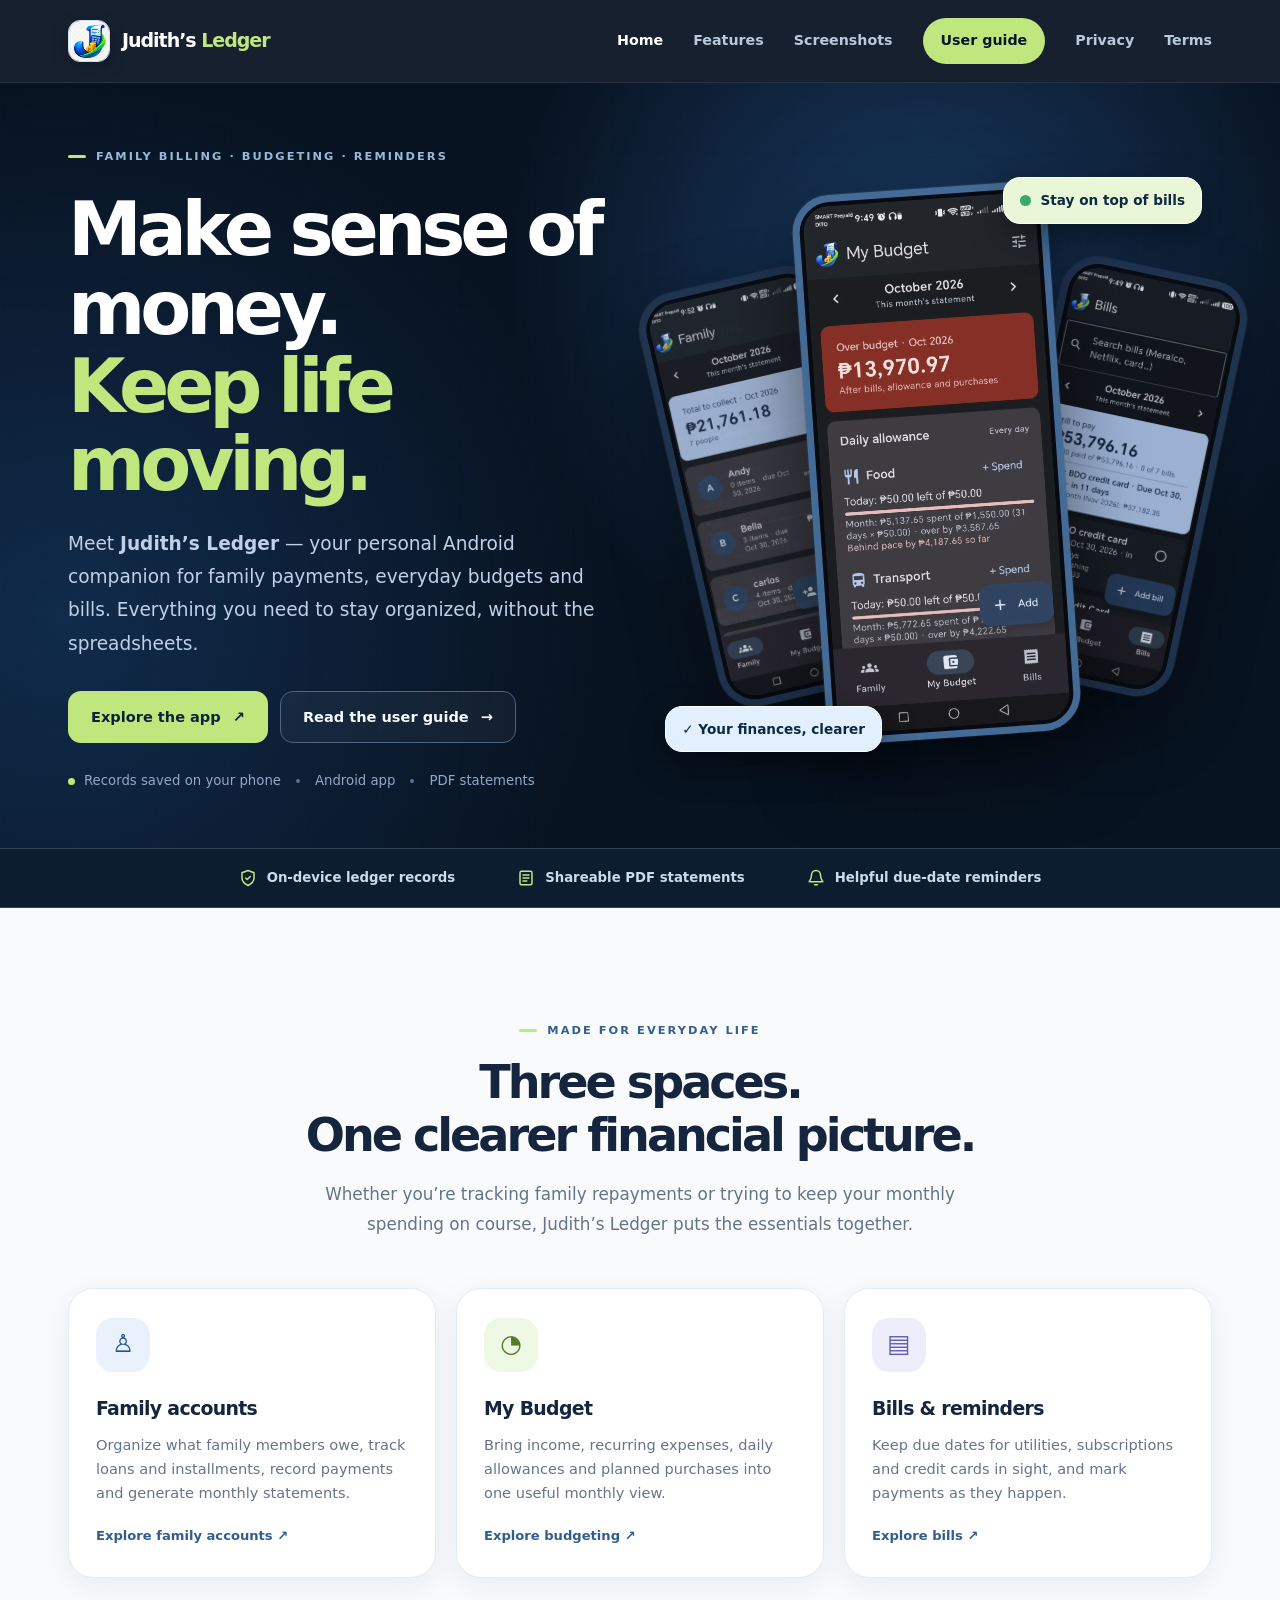
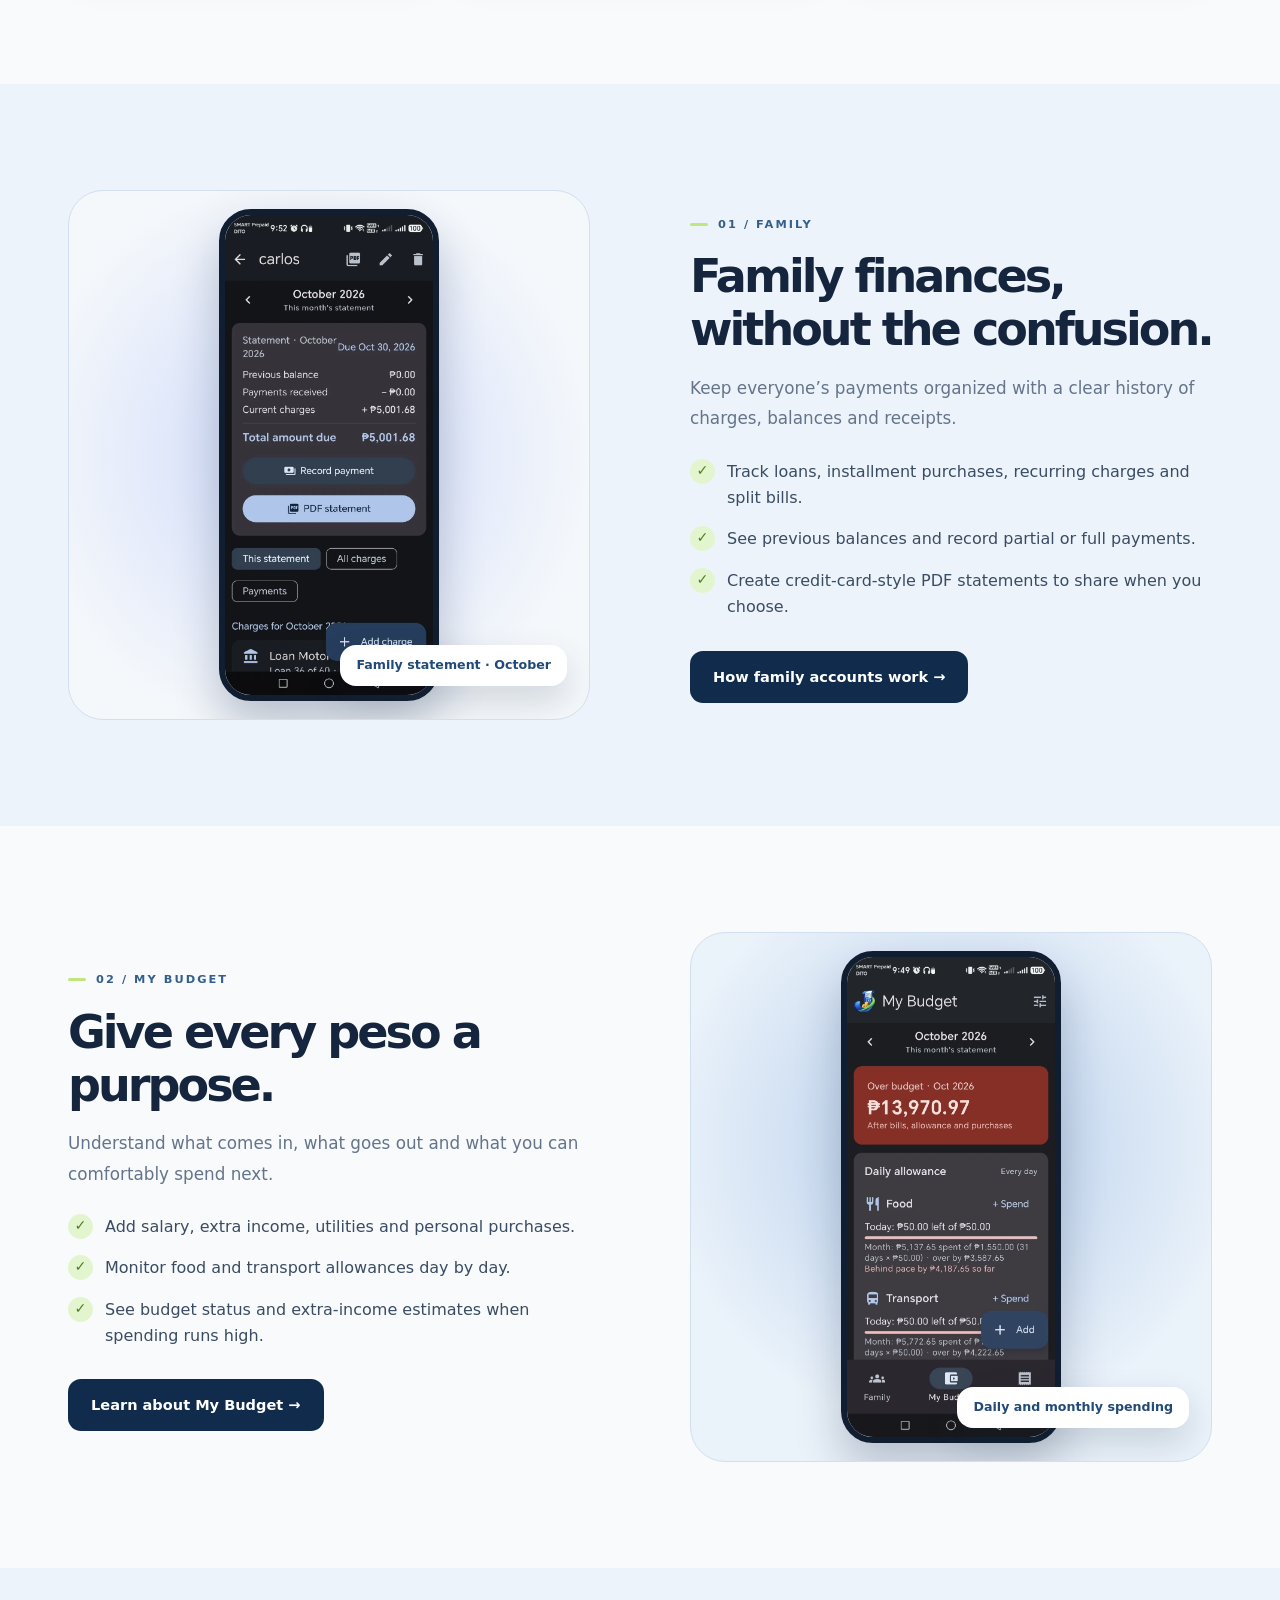
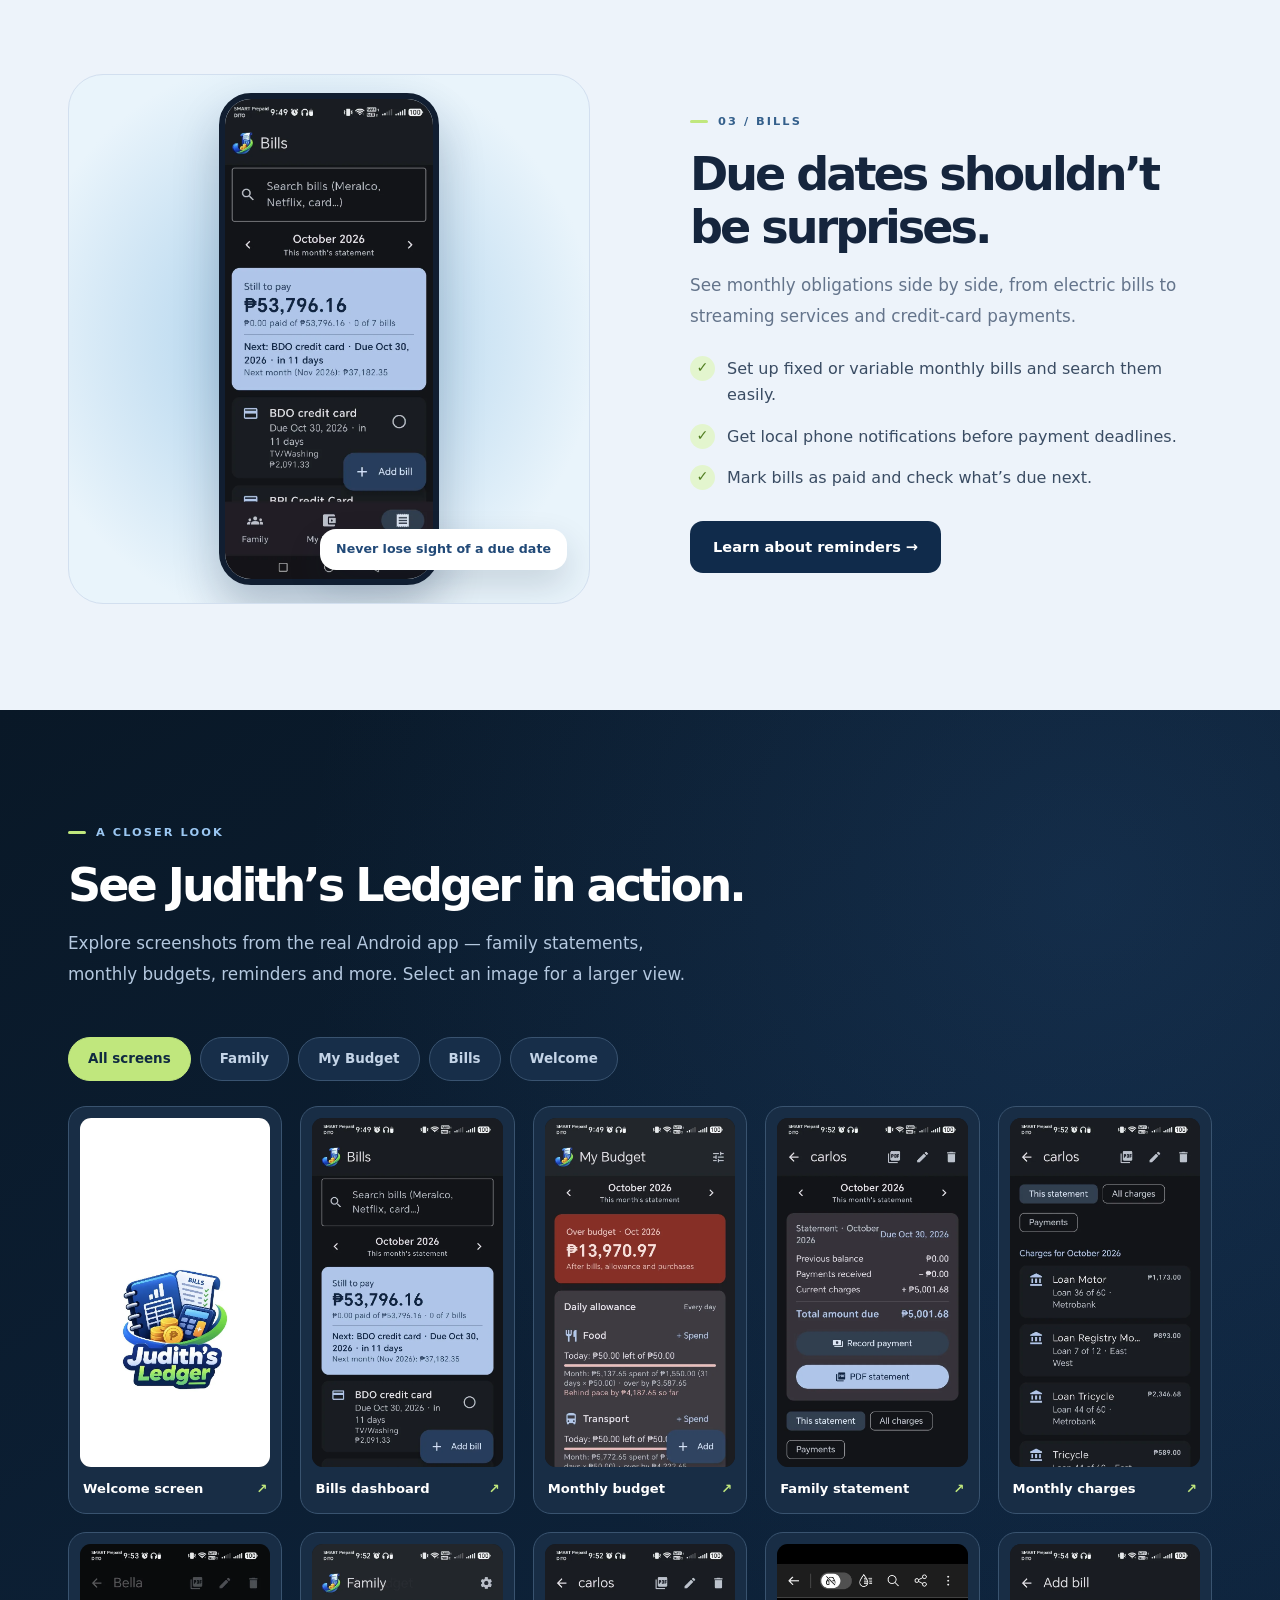
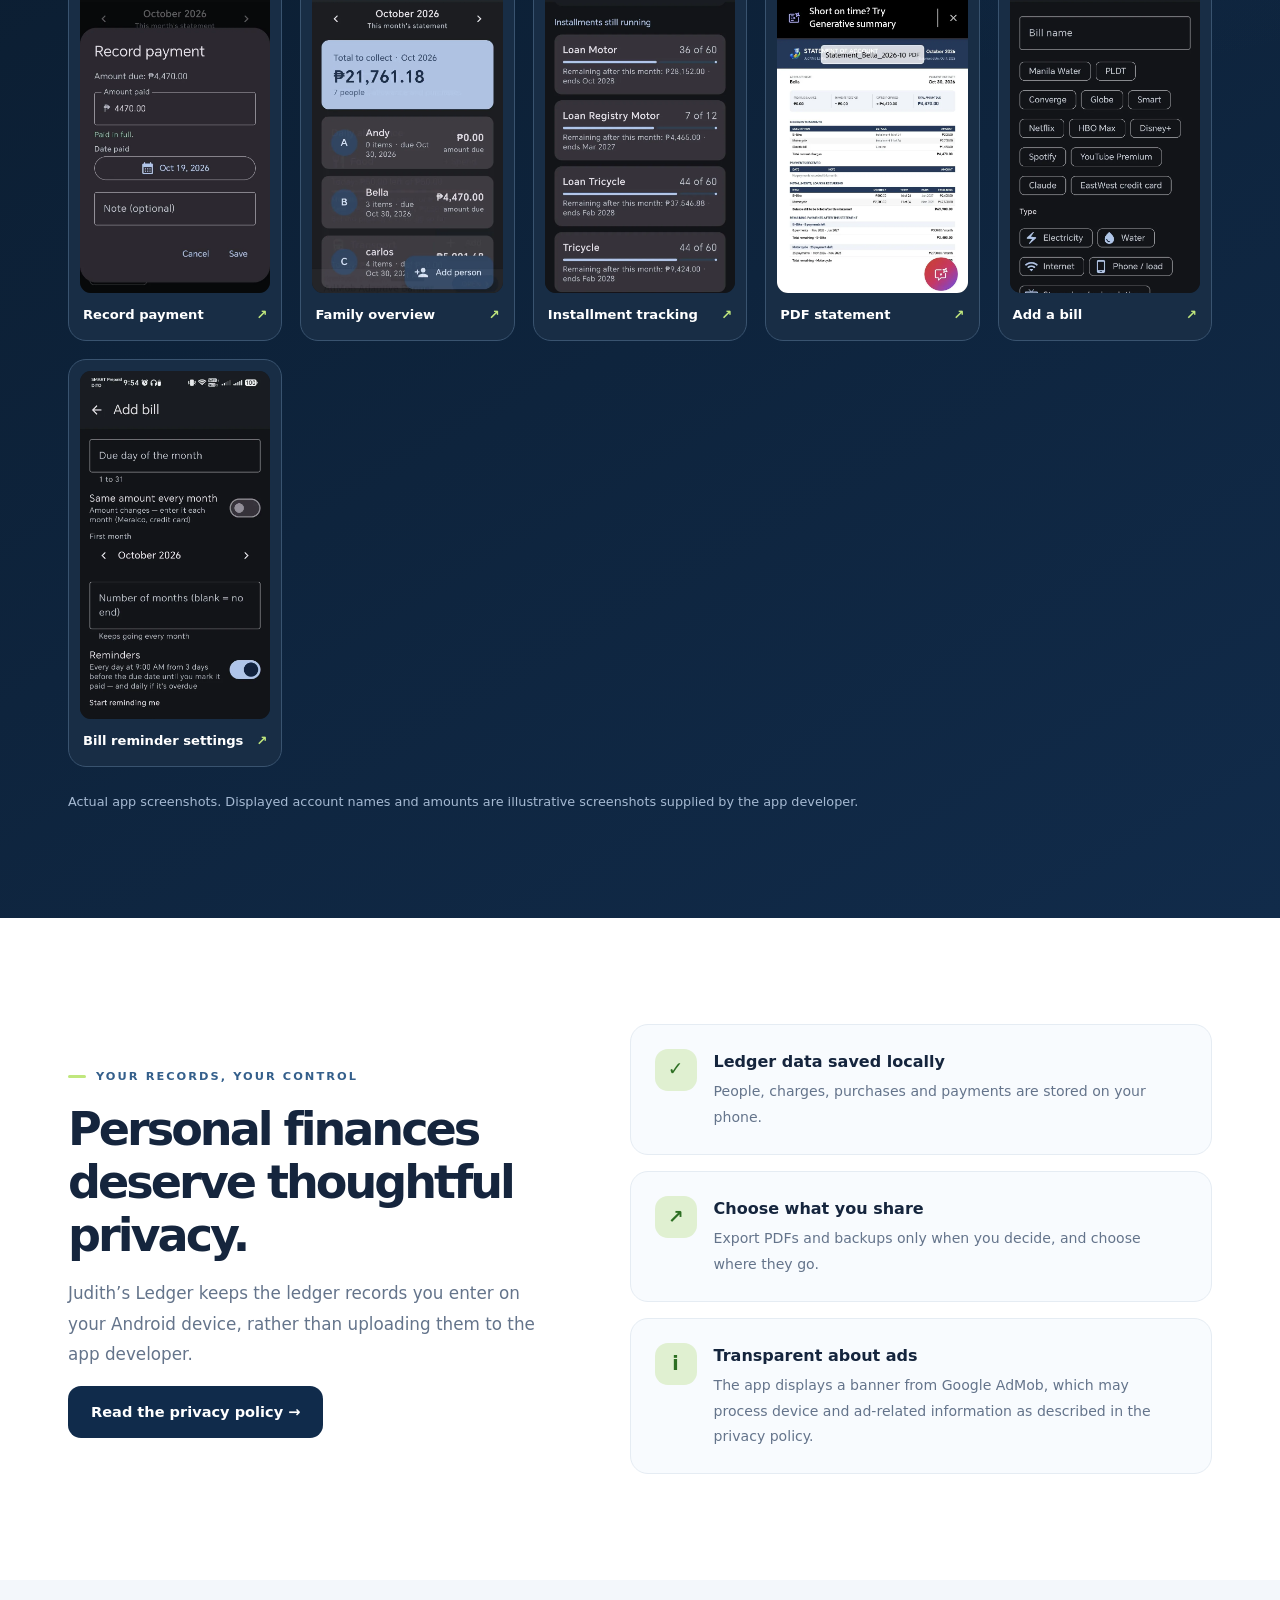
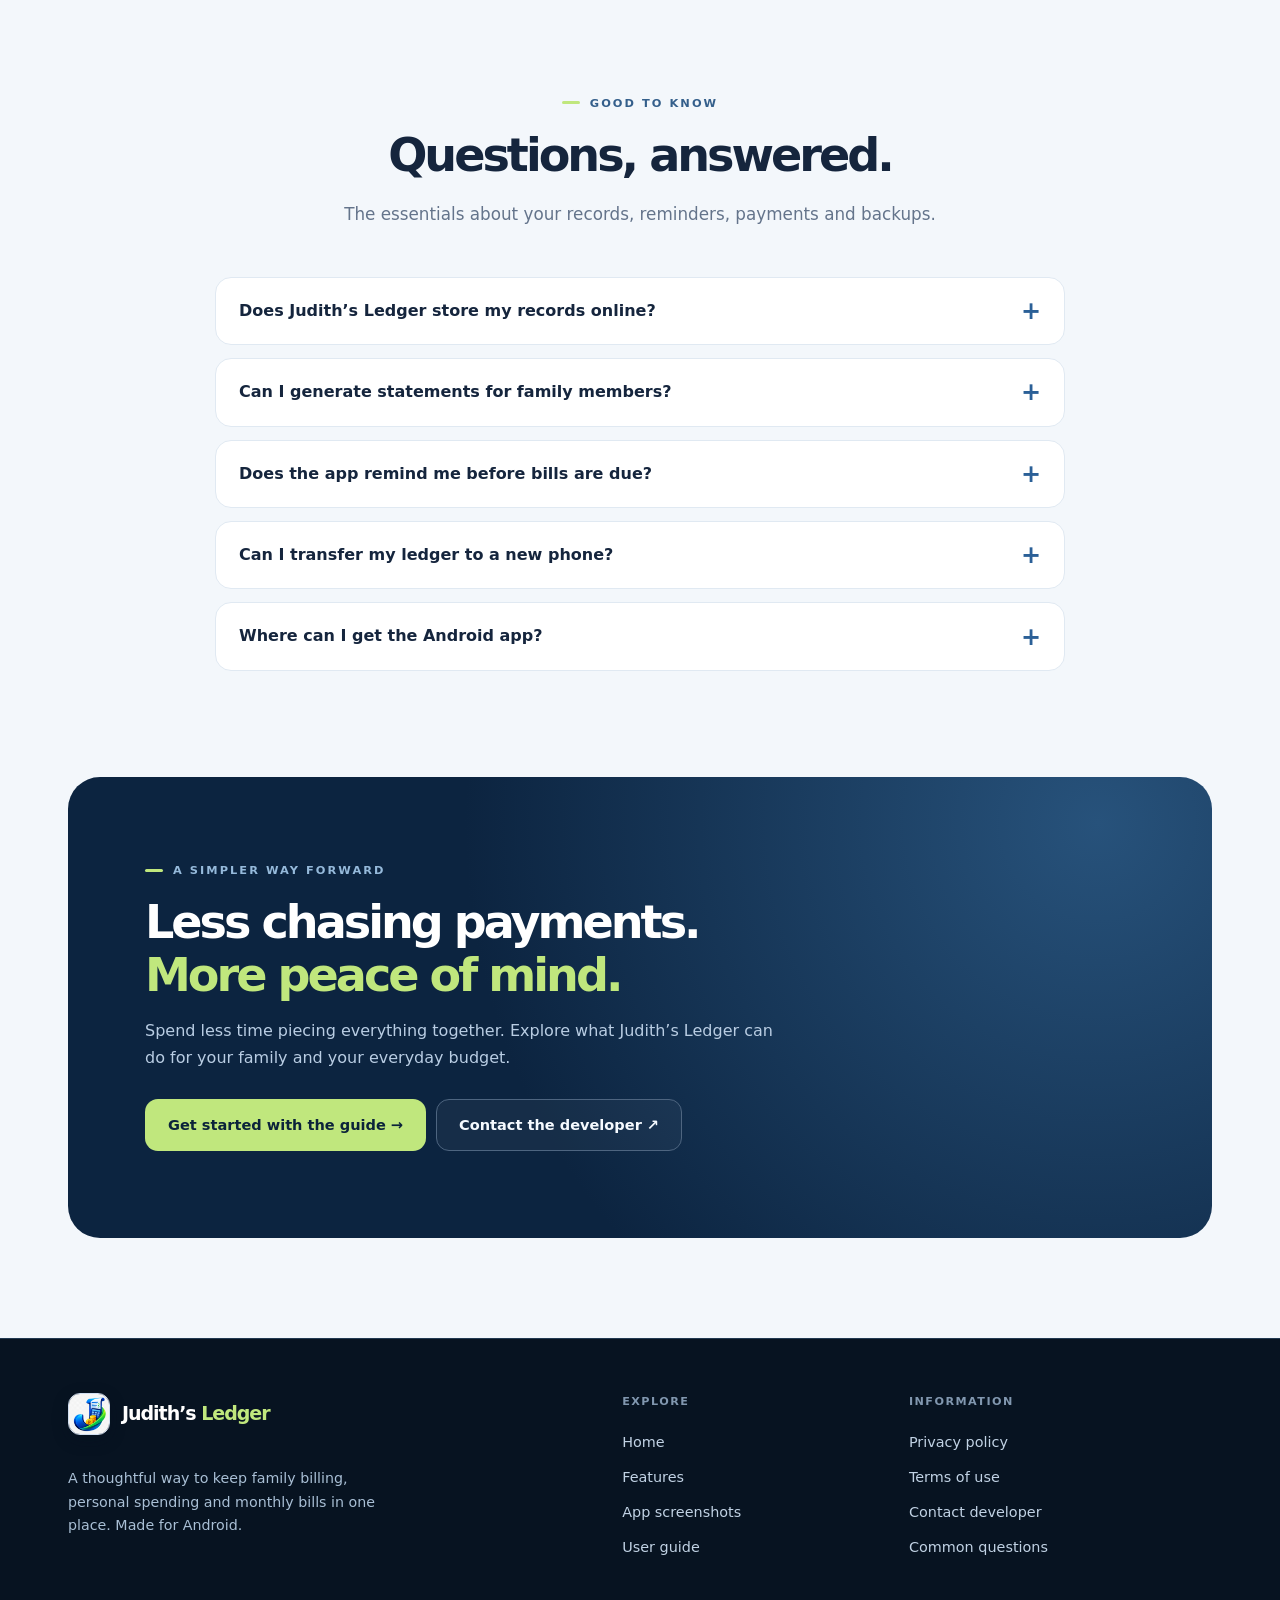
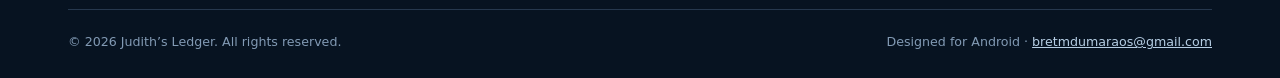
<file: index.html>
<!doctype html><html lang="en"><head><meta charset="utf-8"><meta name="viewport" content="width=device-width, initial-scale=1"><meta name="theme-color" content="#081321"><meta name="description" content="Organize family payments, budget smarter and never lose track of a bill. Explore Judith’s Ledger for Android."><meta property="og:type" content="website"><meta property="og:title" content="Judith’s Ledger | Family Bills, Budget &amp; Payment Reminders"><meta property="og:description" content="Organize family payments, budget smarter and never lose track of a bill. Explore Judith’s Ledger for Android."><meta property="og:image" content="assets/social-preview.jpg"><meta name="twitter:card" content="summary_large_image"><title>Judith’s Ledger | Family Bills, Budget &amp; Payment Reminders</title><link rel="icon" type="image/png" href="assets/favicon.png"><link rel="stylesheet" href="assets/styles.css"><script defer src="assets/site.js"></script></head><body><a class="skip-link" href="#main">Skip to main content</a>
<header class="site-header"><div class="container header-inner">
<a href="index.html" class="brand" aria-label="Judith’s Ledger homepage"><img class="brand-logo" src="assets/judiths-ledger-logo.webp" alt="" width="42" height="42"><span>Judith’s <span>Ledger</span></span></a>
<button class="menu-toggle" aria-controls="main-nav" aria-expanded="false" aria-label="Toggle navigation">☰</button>
<nav id="main-nav" class="site-nav" aria-label="Main navigation"><a href="index.html" aria-current="page">Home</a><a href="index.html#features">Features</a><a href="index.html#screenshots">Screenshots</a><a href="user-guide.html" class="nav-cta">User guide</a><a href="privacy.html">Privacy</a><a href="terms.html">Terms</a></nav></div></header><main id="main">
<section class="hero" aria-labelledby="hero-title"><div class="container hero-grid"><div class="hero-copy"><div class="eyebrow">Family billing · Budgeting · Reminders</div><h1 id="hero-title">Make sense of money.<br><em>Keep life moving.</em></h1><p class="hero-lead">Meet <strong>Judith’s Ledger</strong> — your personal Android companion for family payments, everyday budgets and bills. Everything you need to stay organized, without the spreadsheets.</p><div class="hero-actions"><a class="btn btn-primary" href="#screenshots">Explore the app <span aria-hidden="true">↗</span></a><a class="btn btn-outline" href="user-guide.html">Read the user guide <span aria-hidden="true">→</span></a></div><div class="hero-note"><span class="note-dot"></span> Records saved on your phone <span class="note-divider"></span> Android app <span class="note-divider"></span> PDF statements</div></div>
<div class="phone-stage" aria-label="Previews of Judith’s Ledger Android screens"><div class="orb" aria-hidden="true"></div><div class="phone phone-left"><img src="assets/family-overview.webp" alt="Family payment overview" fetchpriority="high"></div><div class="phone phone-main"><img src="assets/my-budget.webp" alt="Monthly budgeting screen" fetchpriority="high"></div><div class="phone phone-right"><img src="assets/bills-dashboard.webp" alt="Monthly bills dashboard" fetchpriority="high"></div><div class="float-chip one"><span class="pill-dot"></span> Stay on top of bills</div><div class="float-chip two">✓ Your finances, clearer</div></div></div></section>
<section class="trust-strip" aria-label="App highlights"><div class="container trust-inner"><span><svg viewBox="0 0 24 24"><path d="M12 22s8-4 8-10V5l-8-3-8 3v7c0 6 8 10 8 10Z"/><path d="m9 12 2 2 4-4"/></svg> On-device ledger records</span><span><svg viewBox="0 0 24 24"><rect x="4" y="3" width="16" height="18" rx="2"/><path d="M8 8h8M8 12h8M8 16h5"/></svg> Shareable PDF statements</span><span><svg viewBox="0 0 24 24"><path d="M18 8a6 6 0 0 0-12 0c0 7-3 7-3 9h18c0-2-3-2-3-9ZM10 21h4"/></svg> Helpful due-date reminders</span></div></section>
<section class="section" id="features"><div class="container"><div class="section-head center"><div class="eyebrow">Made for everyday life</div><h2>Three spaces.<br>One clearer financial picture.</h2><p>Whether you’re tracking family repayments or trying to keep your monthly spending on course, Judith’s Ledger puts the essentials together.</p></div><div class="feature-grid">
<article class="feature-card"><div class="feature-icon" aria-hidden="true">♙</div><h3>Family accounts</h3><p>Organize what family members owe, track loans and installments, record payments and generate monthly statements.</p><a class="mini-link" href="#family">Explore family accounts ↗</a></article>
<article class="feature-card"><div class="feature-icon" aria-hidden="true">◔</div><h3>My Budget</h3><p>Bring income, recurring expenses, daily allowances and planned purchases into one useful monthly view.</p><a class="mini-link" href="#budget">Explore budgeting ↗</a></article>
<article class="feature-card"><div class="feature-icon" aria-hidden="true">▤</div><h3>Bills & reminders</h3><p>Keep due dates for utilities, subscriptions and credit cards in sight, and mark payments as they happen.</p><a class="mini-link" href="#bills">Explore bills ↗</a></article>
</div></div></section>
<section class="section band" id="family"><div class="container spotlight"><div class="spotlight-visual family-img"><img src="assets/family-statement.webp" alt="Judith’s Ledger monthly family statement" loading="lazy"><div class="visual-stamp">Family statement · October</div></div><div class="spotlight-copy"><div class="eyebrow">01 / Family</div><h2>Family finances, without the confusion.</h2><p>Keep everyone’s payments organized with a clear history of charges, balances and receipts.</p><ul><li>Track loans, installment purchases, recurring charges and split bills.</li><li>See previous balances and record partial or full payments.</li><li>Create credit-card-style PDF statements to share when you choose.</li></ul><a class="btn btn-dark" href="user-guide.html">How family accounts work →</a></div></div></section>
<section class="section" id="budget"><div class="container spotlight reverse"><div class="spotlight-visual"><img src="assets/my-budget.webp" alt="Judith’s Ledger personal budget and allowance screen" loading="lazy"><div class="visual-stamp">Daily and monthly spending</div></div><div class="spotlight-copy"><div class="eyebrow">02 / My Budget</div><h2>Give every peso a purpose.</h2><p>Understand what comes in, what goes out and what you can comfortably spend next.</p><ul><li>Add salary, extra income, utilities and personal purchases.</li><li>Monitor food and transport allowances day by day.</li><li>See budget status and extra-income estimates when spending runs high.</li></ul><a class="btn btn-dark" href="user-guide.html">Learn about My Budget →</a></div></div></section>
<section class="section band" id="bills"><div class="container spotlight"><div class="spotlight-visual bills-img"><img src="assets/bills-dashboard.webp" alt="Judith’s Ledger bill tracker and upcoming bill list" loading="lazy"><div class="visual-stamp">Never lose sight of a due date</div></div><div class="spotlight-copy"><div class="eyebrow">03 / Bills</div><h2>Due dates shouldn’t be surprises.</h2><p>See monthly obligations side by side, from electric bills to streaming services and credit-card payments.</p><ul><li>Set up fixed or variable monthly bills and search them easily.</li><li>Get local phone notifications before payment deadlines.</li><li>Mark bills as paid and check what’s due next.</li></ul><a class="btn btn-dark" href="user-guide.html">Learn about reminders →</a></div></div></section>
<section class="section gallery-wrap" id="screenshots"><div class="container"><div class="section-head"><div class="eyebrow">A closer look</div><h2>See Judith’s Ledger in action.</h2><p>Explore screenshots from the real Android app — family statements, monthly budgets, reminders and more. Select an image for a larger view.</p></div><div class="gallery-controls" role="group" aria-label="Filter app screenshots"><button class="filter-btn" aria-pressed="true" data-filter="all">All screens</button><button class="filter-btn" aria-pressed="false" data-filter="family">Family</button><button class="filter-btn" aria-pressed="false" data-filter="budget">My Budget</button><button class="filter-btn" aria-pressed="false" data-filter="bills">Bills</button><button class="filter-btn" aria-pressed="false" data-filter="overview">Welcome</button></div><div class="gallery-grid"><button type="button" class="gallery-card" data-category="overview" data-full="assets/welcome.webp" data-title="Welcome screen" aria-label="Enlarge screenshot: Welcome screen"><img src="assets/welcome.webp" alt="Judith’s Ledger Android app — Welcome screen" loading="lazy" decoding="async"><span class="gallery-title"><span>Welcome screen</span><span class="gallery-arrow" aria-hidden="true">↗</span></span></button><button type="button" class="gallery-card" data-category="bills" data-full="assets/bills-dashboard.webp" data-title="Bills dashboard" aria-label="Enlarge screenshot: Bills dashboard"><img src="assets/bills-dashboard.webp" alt="Judith’s Ledger Android app — Bills dashboard" loading="lazy" decoding="async"><span class="gallery-title"><span>Bills dashboard</span><span class="gallery-arrow" aria-hidden="true">↗</span></span></button><button type="button" class="gallery-card" data-category="budget" data-full="assets/my-budget.webp" data-title="Monthly budget" aria-label="Enlarge screenshot: Monthly budget"><img src="assets/my-budget.webp" alt="Judith’s Ledger Android app — Monthly budget" loading="lazy" decoding="async"><span class="gallery-title"><span>Monthly budget</span><span class="gallery-arrow" aria-hidden="true">↗</span></span></button><button type="button" class="gallery-card" data-category="family" data-full="assets/family-statement.webp" data-title="Family statement" aria-label="Enlarge screenshot: Family statement"><img src="assets/family-statement.webp" alt="Judith’s Ledger Android app — Family statement" loading="lazy" decoding="async"><span class="gallery-title"><span>Family statement</span><span class="gallery-arrow" aria-hidden="true">↗</span></span></button><button type="button" class="gallery-card" data-category="family" data-full="assets/monthly-charges.webp" data-title="Monthly charges" aria-label="Enlarge screenshot: Monthly charges"><img src="assets/monthly-charges.webp" alt="Judith’s Ledger Android app — Monthly charges" loading="lazy" decoding="async"><span class="gallery-title"><span>Monthly charges</span><span class="gallery-arrow" aria-hidden="true">↗</span></span></button><button type="button" class="gallery-card" data-category="family" data-full="assets/record-payment.webp" data-title="Record payment" aria-label="Enlarge screenshot: Record payment"><img src="assets/record-payment.webp" alt="Judith’s Ledger Android app — Record payment" loading="lazy" decoding="async"><span class="gallery-title"><span>Record payment</span><span class="gallery-arrow" aria-hidden="true">↗</span></span></button><button type="button" class="gallery-card" data-category="family" data-full="assets/family-overview.webp" data-title="Family overview" aria-label="Enlarge screenshot: Family overview"><img src="assets/family-overview.webp" alt="Judith’s Ledger Android app — Family overview" loading="lazy" decoding="async"><span class="gallery-title"><span>Family overview</span><span class="gallery-arrow" aria-hidden="true">↗</span></span></button><button type="button" class="gallery-card" data-category="family" data-full="assets/installments.webp" data-title="Installment tracking" aria-label="Enlarge screenshot: Installment tracking"><img src="assets/installments.webp" alt="Judith’s Ledger Android app — Installment tracking" loading="lazy" decoding="async"><span class="gallery-title"><span>Installment tracking</span><span class="gallery-arrow" aria-hidden="true">↗</span></span></button><button type="button" class="gallery-card" data-category="family" data-full="assets/pdf-statement.webp" data-title="PDF statement" aria-label="Enlarge screenshot: PDF statement"><img src="assets/pdf-statement.webp" alt="Judith’s Ledger Android app — PDF statement" loading="lazy" decoding="async"><span class="gallery-title"><span>PDF statement</span><span class="gallery-arrow" aria-hidden="true">↗</span></span></button><button type="button" class="gallery-card" data-category="bills" data-full="assets/add-bill.webp" data-title="Add a bill" aria-label="Enlarge screenshot: Add a bill"><img src="assets/add-bill.webp" alt="Judith’s Ledger Android app — Add a bill" loading="lazy" decoding="async"><span class="gallery-title"><span>Add a bill</span><span class="gallery-arrow" aria-hidden="true">↗</span></span></button><button type="button" class="gallery-card" data-category="bills" data-full="assets/bill-reminders.webp" data-title="Bill reminder settings" aria-label="Enlarge screenshot: Bill reminder settings"><img src="assets/bill-reminders.webp" alt="Judith’s Ledger Android app — Bill reminder settings" loading="lazy" decoding="async"><span class="gallery-title"><span>Bill reminder settings</span><span class="gallery-arrow" aria-hidden="true">↗</span></span></button></div><p class="gallery-small">Actual app screenshots. Displayed account names and amounts are illustrative screenshots supplied by the app developer.</p></div></section>
<section class="section privacy-section" id="privacy"><div class="container privacy-inner"><div><div class="eyebrow">Your records, your control</div><h2>Personal finances deserve thoughtful privacy.</h2><p>Judith’s Ledger keeps the ledger records you enter on your Android device, rather than uploading them to the app developer.</p><a class="btn btn-dark" href="privacy.html">Read the privacy policy →</a></div><div class="privacy-checks"><article class="privacy-check"><div class="check-icon">✓</div><div><h3>Ledger data saved locally</h3><p>People, charges, purchases and payments are stored on your phone.</p></div></article><article class="privacy-check"><div class="check-icon">↗</div><div><h3>Choose what you share</h3><p>Export PDFs and backups only when you decide, and choose where they go.</p></div></article><article class="privacy-check"><div class="check-icon">i</div><div><h3>Transparent about ads</h3><p>The app displays a banner from Google AdMob, which may process device and ad-related information as described in the privacy policy.</p></div></article></div></div></section>
<section class="section faq-section" id="faq"><div class="container"><div class="section-head center"><div class="eyebrow">Good to know</div><h2>Questions, answered.</h2><p>The essentials about your records, reminders, payments and backups.</p></div><div class="faqs"><details class="faq"><summary>Does Judith’s Ledger store my records online?</summary><p>No. The family, budgeting and bill information you enter is stored on your device. If you create a backup or PDF and choose to save it somewhere else, that exported file goes to the location you selected. Google AdMob separately processes ad-related device information.</p></details><details class="faq"><summary>Can I generate statements for family members?</summary><p>Yes. Open a family account and use the PDF icon to create a monthly statement, including charges, payments and balances. You can share the exported file using an app of your choice.</p></details><details class="faq"><summary>Does the app remind me before bills are due?</summary><p>Yes. When notifications are allowed, it can remind you before payment deadlines. The schedule depends on your settings and your phone’s notification and battery restrictions.</p></details><details class="faq"><summary>Can I transfer my ledger to a new phone?</summary><p>Yes. Create a backup file in the app’s Settings, store it safely, then restore it on your new phone. Restoring replaces existing records in the app, so check your backup first.</p></details><details class="faq"><summary>Where can I get the Android app?</summary><p>The supplied app information describes Google Play availability. An official store URL has not yet been added to this website. You can explore the screenshots and user guide in the meantime.</p></details></div></div></section>
<section class="cta-section"><div class="container"><div class="cta-panel"><div class="eyebrow">A simpler way forward</div><h2>Less chasing payments.<br><em>More peace of mind.</em></h2><p>Spend less time piecing everything together. Explore what Judith’s Ledger can do for your family and your everyday budget.</p><a class="btn btn-primary" href="user-guide.html">Get started with the guide →</a><a class="btn btn-outline" href="mailto:bretmdumaraos@gmail.com">Contact the developer ↗</a></div></div></section>
<dialog id="photo-lightbox" class="lightbox" aria-label="Enlarged app screenshot"><div class="lightbox-top"><span class="lightbox-caption">App screenshot</span><div class="lightbox-nav"><button type="button" data-prev aria-label="Previous screenshot">‹</button><button type="button" data-next aria-label="Next screenshot">›</button><button type="button" data-close aria-label="Close image">✕</button></div></div><img alt="Selected app screenshot" src="assets/bills-dashboard.webp"></dialog>
</main><footer class="site-footer"><div class="container"><div class="footer-grid">
<div><a href="index.html" class="brand"><img class="brand-logo" src="assets/judiths-ledger-logo.webp" alt="" width="42" height="42"><span>Judith’s <span>Ledger</span></span></a><p class="footer-about">A thoughtful way to keep family billing, personal spending and monthly bills in one place. Made for Android.</p></div>
<div><div class="footer-label">Explore</div><div class="footer-links"><a href="index.html">Home</a><a href="index.html#features">Features</a><a href="index.html#screenshots">App screenshots</a><a href="user-guide.html">User guide</a></div></div>
<div><div class="footer-label">Information</div><div class="footer-links"><a href="privacy.html">Privacy policy</a><a href="terms.html">Terms of use</a><a href="mailto:bretmdumaraos@gmail.com">Contact developer</a><a href="index.html#faq">Common questions</a></div></div>
</div><div class="footer-bottom"><span>© 2026 Judith’s Ledger. All rights reserved.</span><span>Designed for Android · <a href="mailto:bretmdumaraos@gmail.com">bretmdumaraos@gmail.com</a></span></div></div></footer></body></html>
</file>
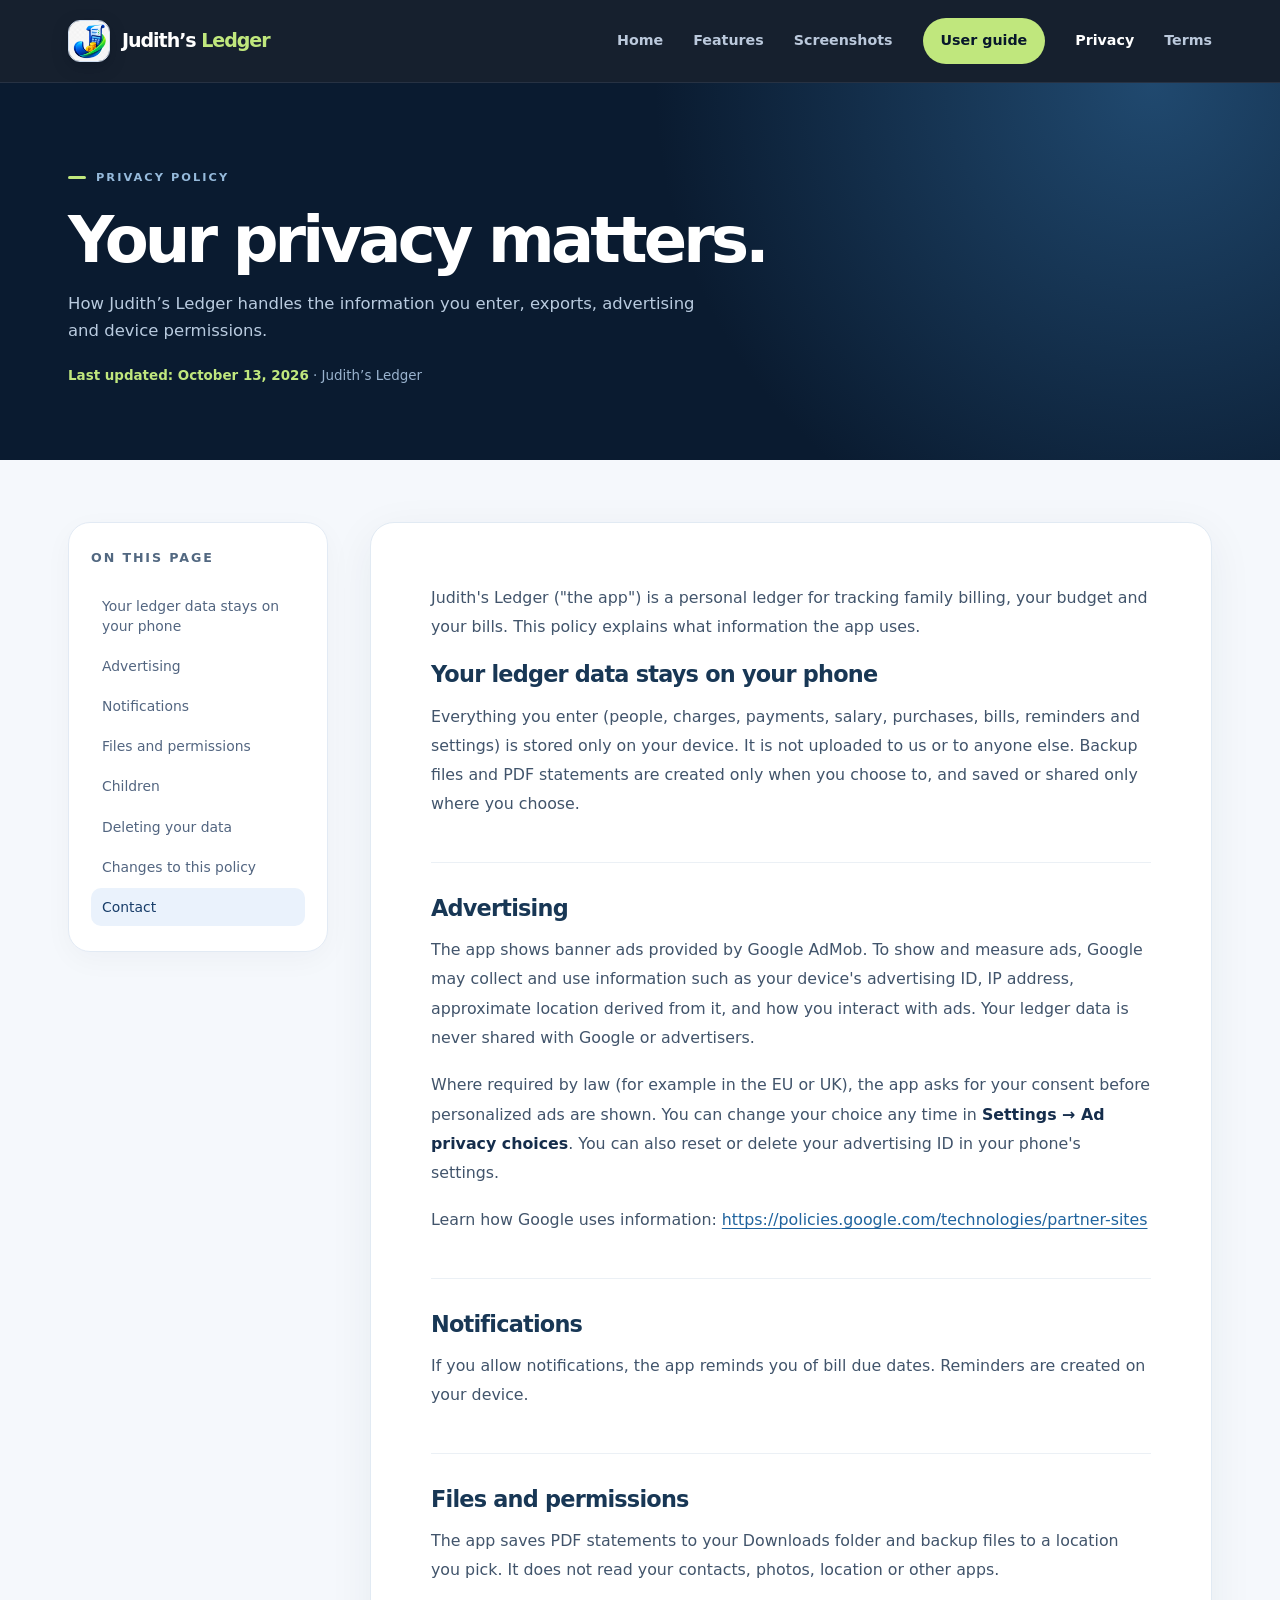
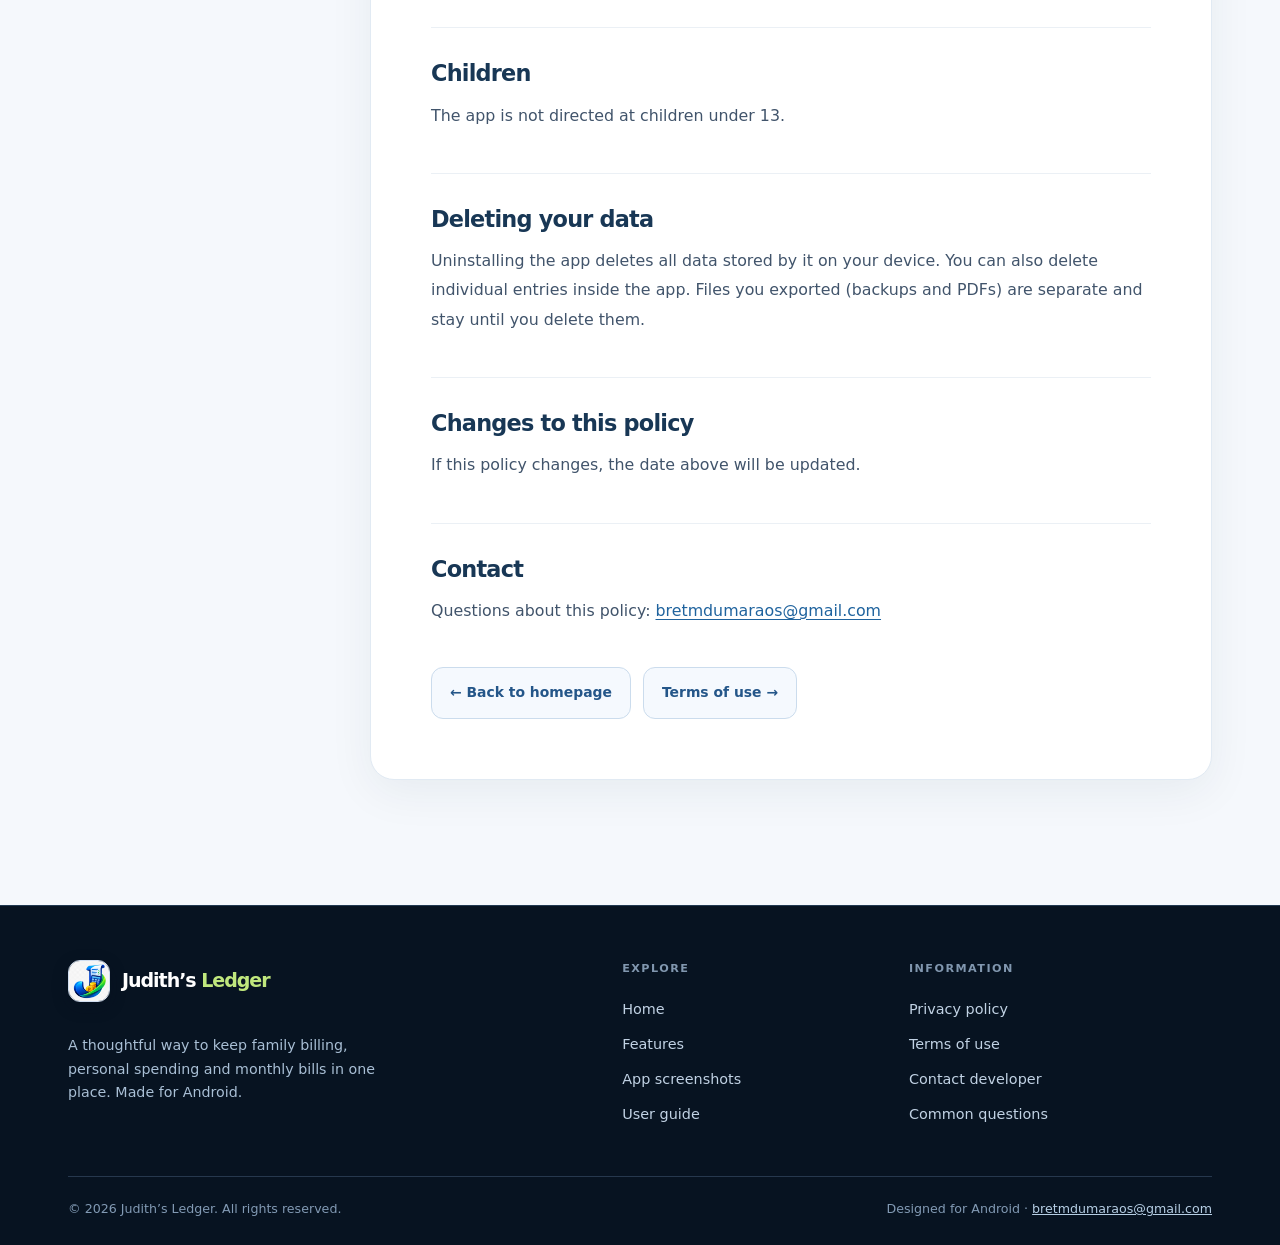
<file: privacy.html>
<!doctype html><html lang="en"><head><meta charset="utf-8"><meta name="viewport" content="width=device-width, initial-scale=1"><meta name="theme-color" content="#081321"><meta name="description" content="How Judith’s Ledger handles the information you enter, exports, advertising and device permissions."><meta property="og:type" content="website"><meta property="og:title" content="Privacy Policy | Judith’s Ledger"><meta property="og:description" content="How Judith’s Ledger handles the information you enter, exports, advertising and device permissions."><meta property="og:image" content="assets/social-preview.jpg"><meta name="twitter:card" content="summary_large_image"><title>Privacy Policy | Judith’s Ledger</title><link rel="icon" type="image/png" href="assets/favicon.png"><link rel="stylesheet" href="assets/styles.css"><script defer src="assets/site.js"></script></head><body><a class="skip-link" href="#main">Skip to main content</a>
<header class="site-header"><div class="container header-inner">
<a href="index.html" class="brand" aria-label="Judith’s Ledger homepage"><img class="brand-logo" src="assets/judiths-ledger-logo.webp" alt="" width="42" height="42"><span>Judith’s <span>Ledger</span></span></a>
<button class="menu-toggle" aria-controls="main-nav" aria-expanded="false" aria-label="Toggle navigation">☰</button>
<nav id="main-nav" class="site-nav" aria-label="Main navigation"><a href="index.html">Home</a><a href="index.html#features">Features</a><a href="index.html#screenshots">Screenshots</a><a href="user-guide.html" class="nav-cta">User guide</a><a href="privacy.html" aria-current="page">Privacy</a><a href="terms.html">Terms</a></nav></div></header><main id="main"><section class="page-head"><div class="container"><div class="eyebrow">Privacy policy</div><h1>Your privacy matters.</h1><p>How Judith’s Ledger handles the information you enter, exports, advertising and device permissions.</p><div class="page-meta"><strong>Last updated: October 13, 2026</strong> · Judith’s Ledger</div></div></section><section class="document-section"><div class="container document-layout"><aside class="toc-box" aria-label="On this page"><h2>On this page</h2><nav class="toc-links"><a href="#section-1">Your ledger data stays on your phone</a><a href="#section-2">Advertising</a><a href="#section-3">Notifications</a><a href="#section-4">Files and permissions</a><a href="#section-5">Children</a><a href="#section-6">Deleting your data</a><a href="#section-7">Changes to this policy</a><a href="#section-8">Contact</a></nav></aside><article class="document-body">


<p>Judith's Ledger ("the app") is a personal ledger for tracking family billing, your budget and your bills. This policy explains what information the app uses.</p>
<h2 id="section-1">Your ledger data stays on your phone</h2>
<p>Everything you enter (people, charges, payments, salary, purchases, bills, reminders and settings) is stored only on your device. It is not uploaded to us or to anyone else. Backup files and PDF statements are created only when you choose to, and saved or shared only where you choose.</p>
<h2 id="section-2">Advertising</h2>
<p>The app shows banner ads provided by Google AdMob. To show and measure ads, Google may collect and use information such as your device's advertising ID, IP address, approximate location derived from it, and how you interact with ads. Your ledger data is never shared with Google or advertisers.</p>
<p>Where required by law (for example in the EU or UK), the app asks for your consent before personalized ads are shown. You can change your choice any time in <strong>Settings → Ad privacy choices</strong>. You can also reset or delete your advertising ID in your phone's settings.</p>
<p>Learn how Google uses information: <a href="https://policies.google.com/technologies/partner-sites">https://policies.google.com/technologies/partner-sites</a></p>
<h2 id="section-3">Notifications</h2>
<p>If you allow notifications, the app reminds you of bill due dates. Reminders are created on your device.</p>
<h2 id="section-4">Files and permissions</h2>
<p>The app saves PDF statements to your Downloads folder and backup files to a location you pick. It does not read your contacts, photos, location or other apps.</p>
<h2 id="section-5">Children</h2>
<p>The app is not directed at children under 13.</p>
<h2 id="section-6">Deleting your data</h2>
<p>Uninstalling the app deletes all data stored by it on your device. You can also delete individual entries inside the app. Files you exported (backups and PDFs) are separate and stay until you delete them.</p>
<h2 id="section-7">Changes to this policy</h2>
<p>If this policy changes, the date above will be updated.</p>
<h2 id="section-8">Contact</h2>
<p>Questions about this policy: <a href="mailto:bretmdumaraos@gmail.com">bretmdumaraos@gmail.com</a></p>
<div class="page-links"><a href="index.html">← Back to homepage</a><a href="terms.html">Terms of use →</a></div></article></div></section></main><footer class="site-footer"><div class="container"><div class="footer-grid">
<div><a href="index.html" class="brand"><img class="brand-logo" src="assets/judiths-ledger-logo.webp" alt="" width="42" height="42"><span>Judith’s <span>Ledger</span></span></a><p class="footer-about">A thoughtful way to keep family billing, personal spending and monthly bills in one place. Made for Android.</p></div>
<div><div class="footer-label">Explore</div><div class="footer-links"><a href="index.html">Home</a><a href="index.html#features">Features</a><a href="index.html#screenshots">App screenshots</a><a href="user-guide.html">User guide</a></div></div>
<div><div class="footer-label">Information</div><div class="footer-links"><a href="privacy.html">Privacy policy</a><a href="terms.html">Terms of use</a><a href="mailto:bretmdumaraos@gmail.com">Contact developer</a><a href="index.html#faq">Common questions</a></div></div>
</div><div class="footer-bottom"><span>© 2026 Judith’s Ledger. All rights reserved.</span><span>Designed for Android · <a href="mailto:bretmdumaraos@gmail.com">bretmdumaraos@gmail.com</a></span></div></div></footer></body></html>
</file>
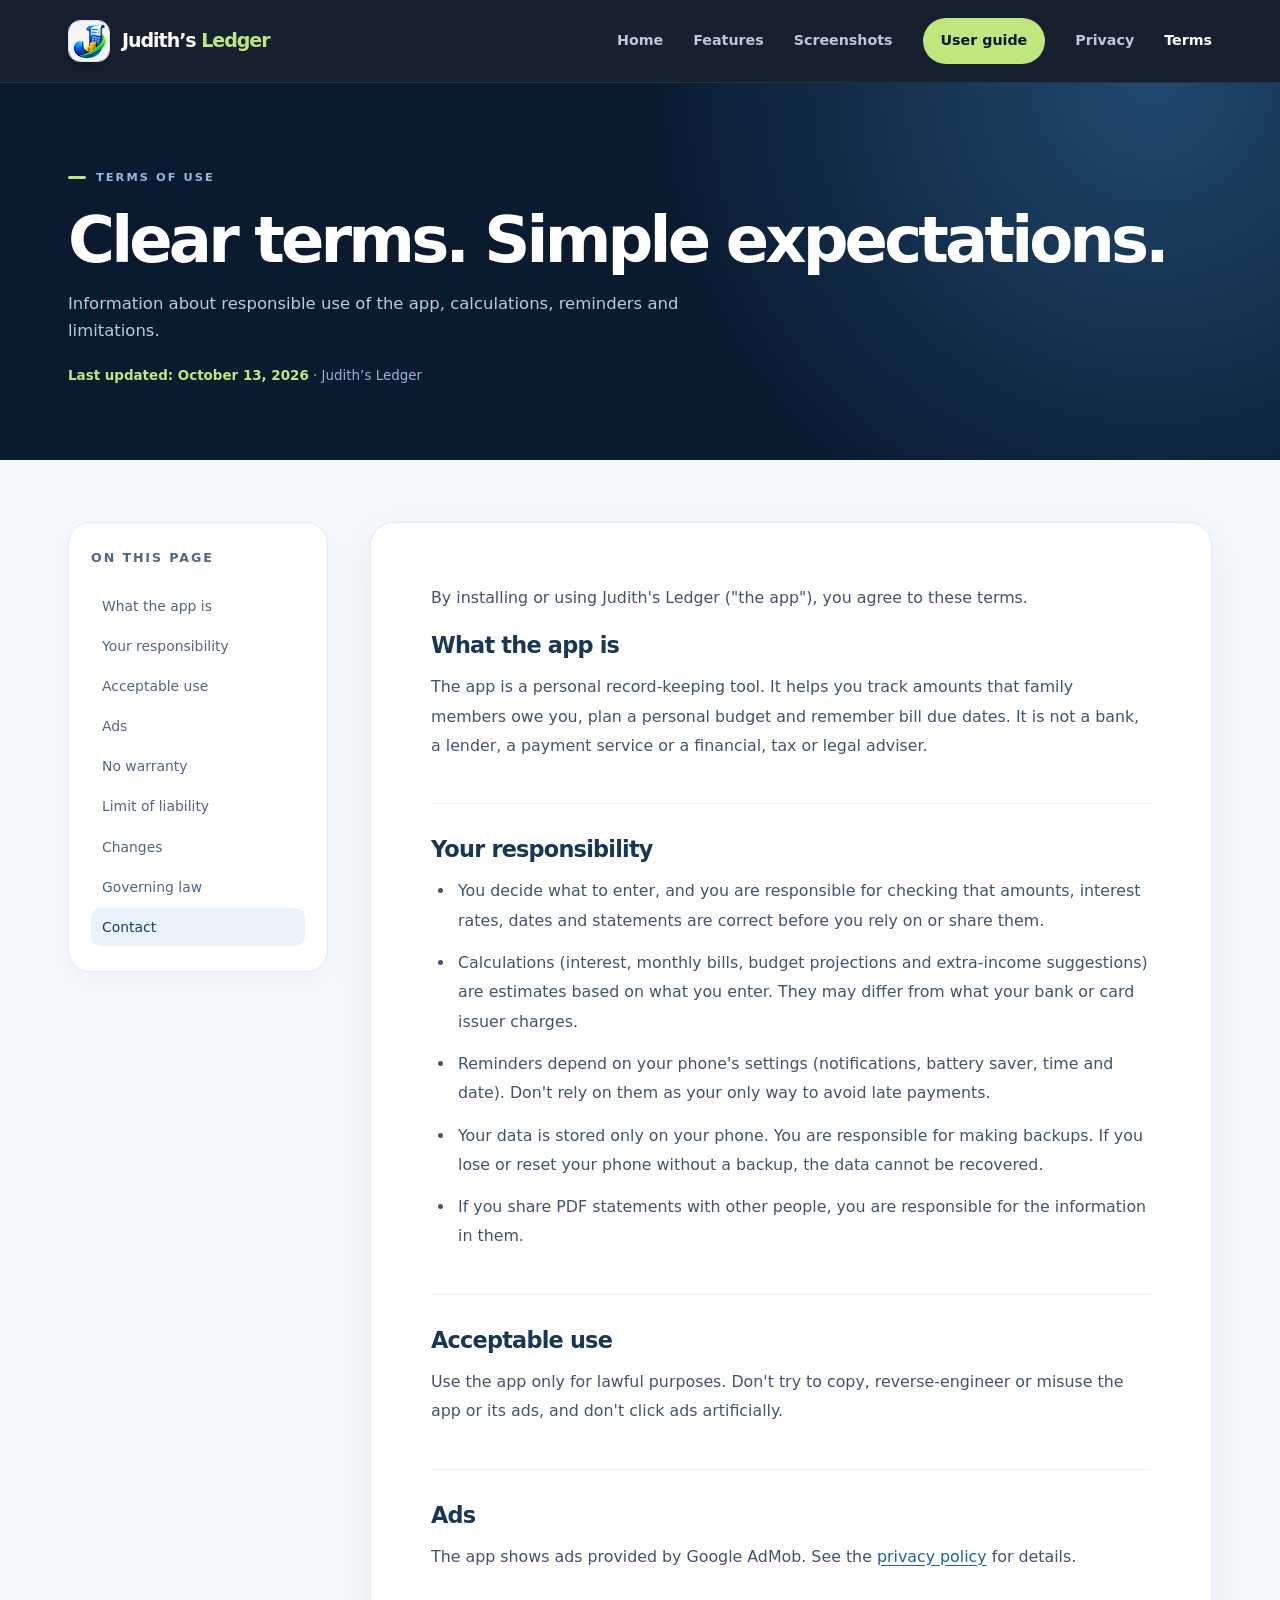
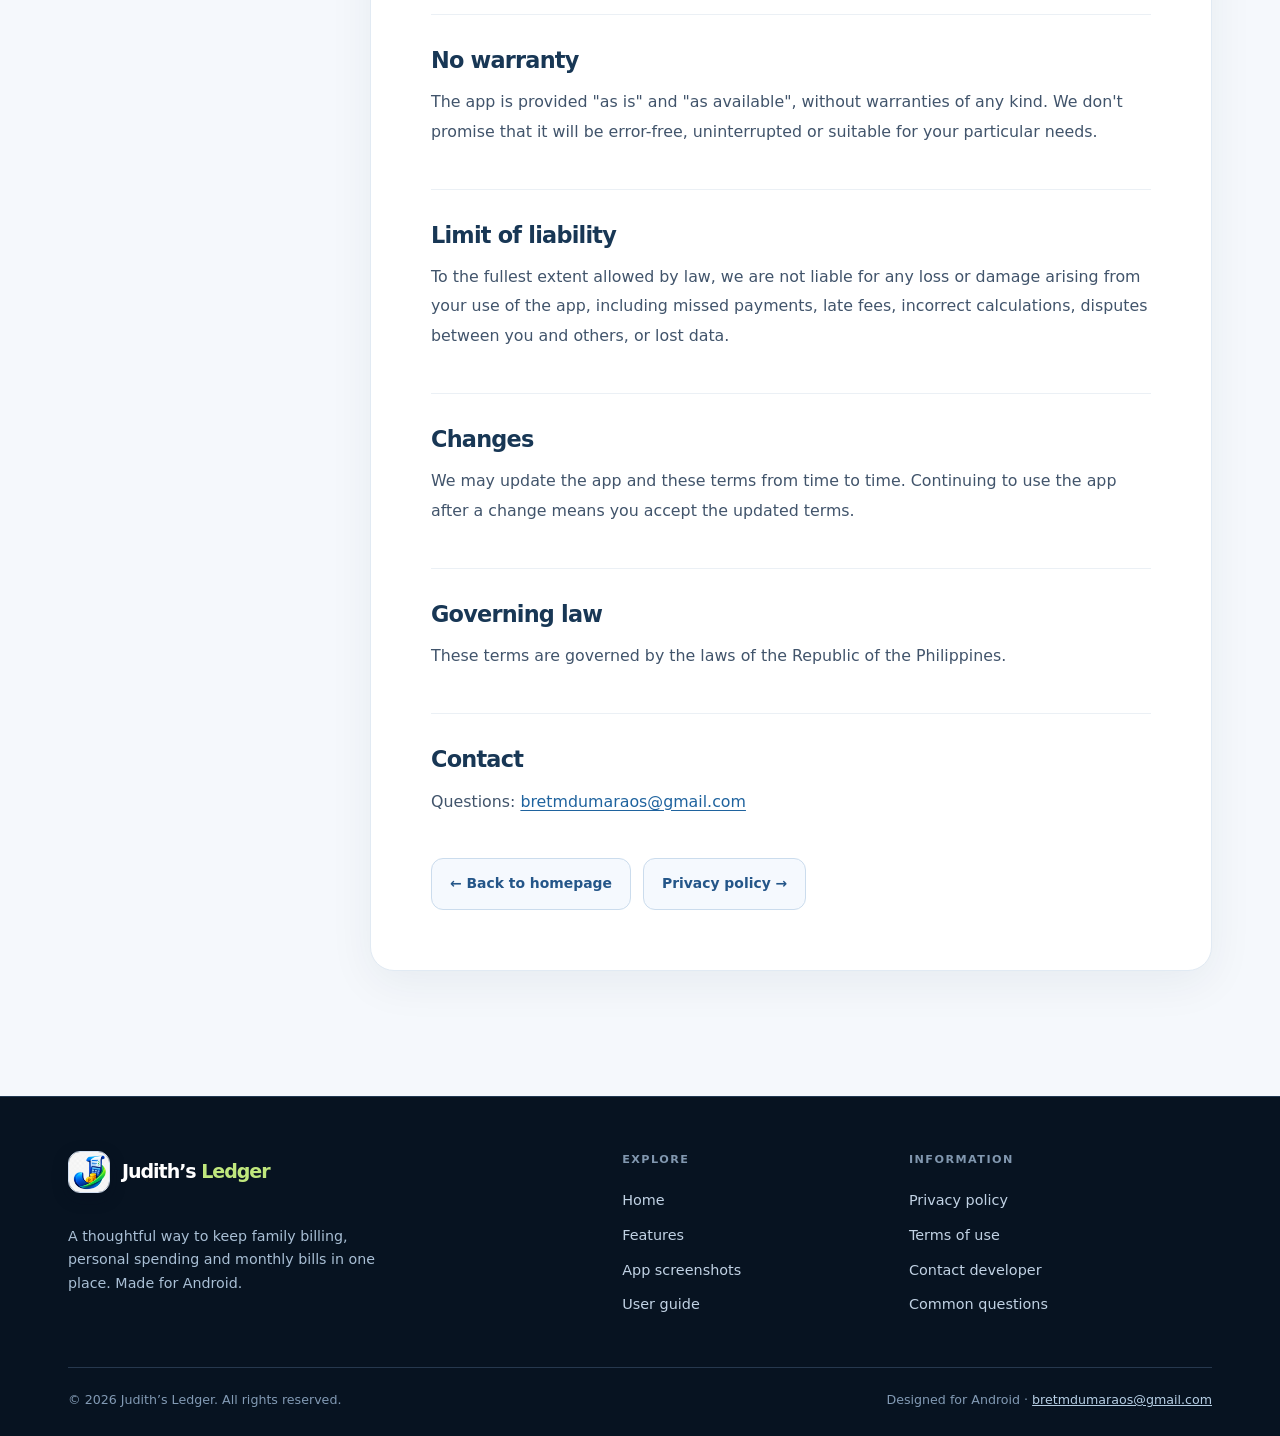
<file: terms.html>
<!doctype html><html lang="en"><head><meta charset="utf-8"><meta name="viewport" content="width=device-width, initial-scale=1"><meta name="theme-color" content="#081321"><meta name="description" content="Information about responsible use of the app, calculations, reminders and limitations."><meta property="og:type" content="website"><meta property="og:title" content="Terms of Use | Judith’s Ledger"><meta property="og:description" content="Information about responsible use of the app, calculations, reminders and limitations."><meta property="og:image" content="assets/social-preview.jpg"><meta name="twitter:card" content="summary_large_image"><title>Terms of Use | Judith’s Ledger</title><link rel="icon" type="image/png" href="assets/favicon.png"><link rel="stylesheet" href="assets/styles.css"><script defer src="assets/site.js"></script></head><body><a class="skip-link" href="#main">Skip to main content</a>
<header class="site-header"><div class="container header-inner">
<a href="index.html" class="brand" aria-label="Judith’s Ledger homepage"><img class="brand-logo" src="assets/judiths-ledger-logo.webp" alt="" width="42" height="42"><span>Judith’s <span>Ledger</span></span></a>
<button class="menu-toggle" aria-controls="main-nav" aria-expanded="false" aria-label="Toggle navigation">☰</button>
<nav id="main-nav" class="site-nav" aria-label="Main navigation"><a href="index.html">Home</a><a href="index.html#features">Features</a><a href="index.html#screenshots">Screenshots</a><a href="user-guide.html" class="nav-cta">User guide</a><a href="privacy.html">Privacy</a><a href="terms.html" aria-current="page">Terms</a></nav></div></header><main id="main"><section class="page-head"><div class="container"><div class="eyebrow">Terms of use</div><h1>Clear terms. Simple expectations.</h1><p>Information about responsible use of the app, calculations, reminders and limitations.</p><div class="page-meta"><strong>Last updated: October 13, 2026</strong> · Judith’s Ledger</div></div></section><section class="document-section"><div class="container document-layout"><aside class="toc-box" aria-label="On this page"><h2>On this page</h2><nav class="toc-links"><a href="#section-1">What the app is</a><a href="#section-2">Your responsibility</a><a href="#section-3">Acceptable use</a><a href="#section-4">Ads</a><a href="#section-5">No warranty</a><a href="#section-6">Limit of liability</a><a href="#section-7">Changes</a><a href="#section-8">Governing law</a><a href="#section-9">Contact</a></nav></aside><article class="document-body">


<p>By installing or using Judith's Ledger ("the app"), you agree to these terms.</p>
<h2 id="section-1">What the app is</h2>
<p>The app is a personal record-keeping tool. It helps you track amounts that family members owe you, plan a personal budget and remember bill due dates. It is not a bank, a lender, a payment service or a financial, tax or legal adviser.</p>
<h2 id="section-2">Your responsibility</h2>
<ul>
<li>You decide what to enter, and you are responsible for checking that amounts, interest rates, dates and statements are correct before you rely on or share them.</li>
<li>Calculations (interest, monthly bills, budget projections and extra-income suggestions) are estimates based on what you enter. They may differ from what your bank or card issuer charges.</li>
<li>Reminders depend on your phone's settings (notifications, battery saver, time and date). Don't rely on them as your only way to avoid late payments.</li>
<li>Your data is stored only on your phone. You are responsible for making backups. If you lose or reset your phone without a backup, the data cannot be recovered.</li>
<li>If you share PDF statements with other people, you are responsible for the information in them.</li>
</ul>
<h2 id="section-3">Acceptable use</h2>
<p>Use the app only for lawful purposes. Don't try to copy, reverse-engineer or misuse the app or its ads, and don't click ads artificially.</p>
<h2 id="section-4">Ads</h2>
<p>The app shows ads provided by Google AdMob. See the <a href="privacy.html">privacy policy</a> for details.</p>
<h2 id="section-5">No warranty</h2>
<p>The app is provided "as is" and "as available", without warranties of any kind. We don't promise that it will be error-free, uninterrupted or suitable for your particular needs.</p>
<h2 id="section-6">Limit of liability</h2>
<p>To the fullest extent allowed by law, we are not liable for any loss or damage arising from your use of the app, including missed payments, late fees, incorrect calculations, disputes between you and others, or lost data.</p>
<h2 id="section-7">Changes</h2>
<p>We may update the app and these terms from time to time. Continuing to use the app after a change means you accept the updated terms.</p>
<h2 id="section-8">Governing law</h2>
<p>These terms are governed by the laws of the Republic of the Philippines.</p>
<h2 id="section-9">Contact</h2>
<p>Questions: <a href="mailto:bretmdumaraos@gmail.com">bretmdumaraos@gmail.com</a></p>
<div class="page-links"><a href="index.html">← Back to homepage</a><a href="privacy.html">Privacy policy →</a></div></article></div></section></main><footer class="site-footer"><div class="container"><div class="footer-grid">
<div><a href="index.html" class="brand"><img class="brand-logo" src="assets/judiths-ledger-logo.webp" alt="" width="42" height="42"><span>Judith’s <span>Ledger</span></span></a><p class="footer-about">A thoughtful way to keep family billing, personal spending and monthly bills in one place. Made for Android.</p></div>
<div><div class="footer-label">Explore</div><div class="footer-links"><a href="index.html">Home</a><a href="index.html#features">Features</a><a href="index.html#screenshots">App screenshots</a><a href="user-guide.html">User guide</a></div></div>
<div><div class="footer-label">Information</div><div class="footer-links"><a href="privacy.html">Privacy policy</a><a href="terms.html">Terms of use</a><a href="mailto:bretmdumaraos@gmail.com">Contact developer</a><a href="index.html#faq">Common questions</a></div></div>
</div><div class="footer-bottom"><span>© 2026 Judith’s Ledger. All rights reserved.</span><span>Designed for Android · <a href="mailto:bretmdumaraos@gmail.com">bretmdumaraos@gmail.com</a></span></div></div></footer></body></html>
</file>
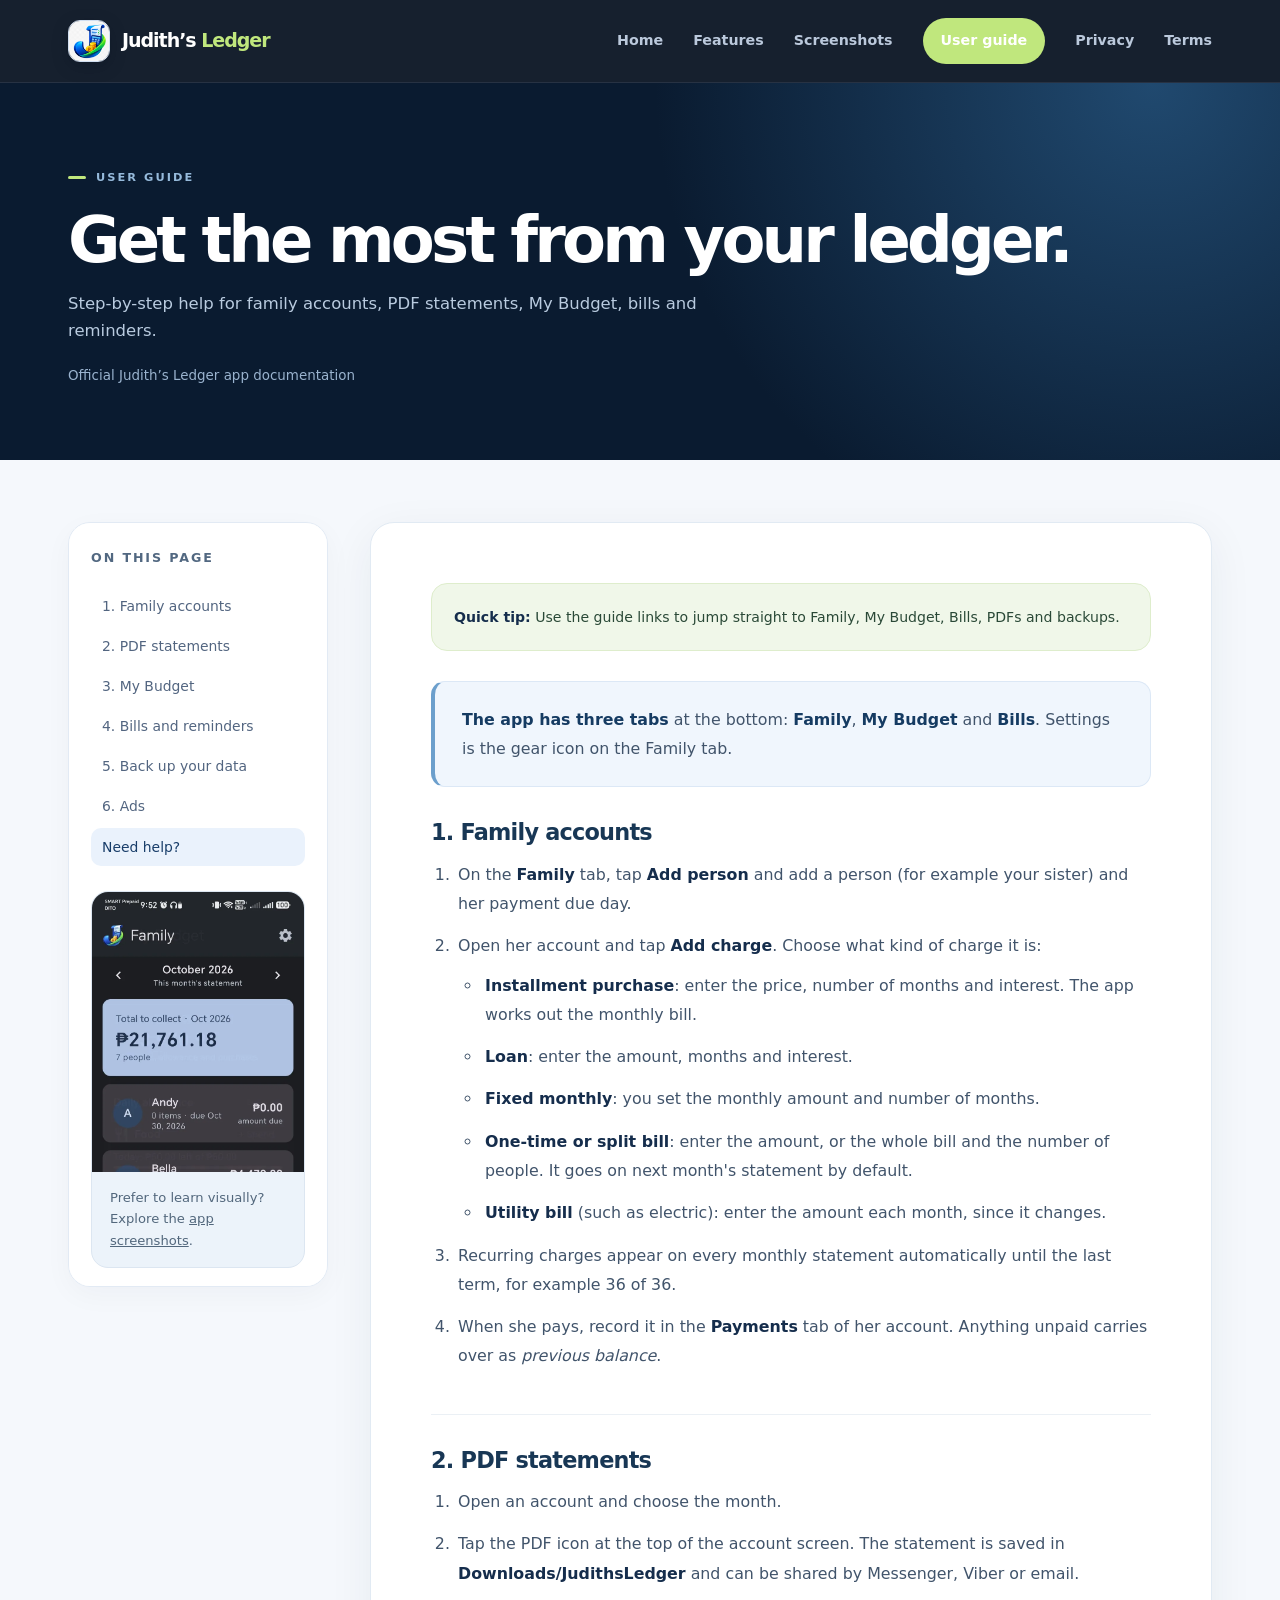
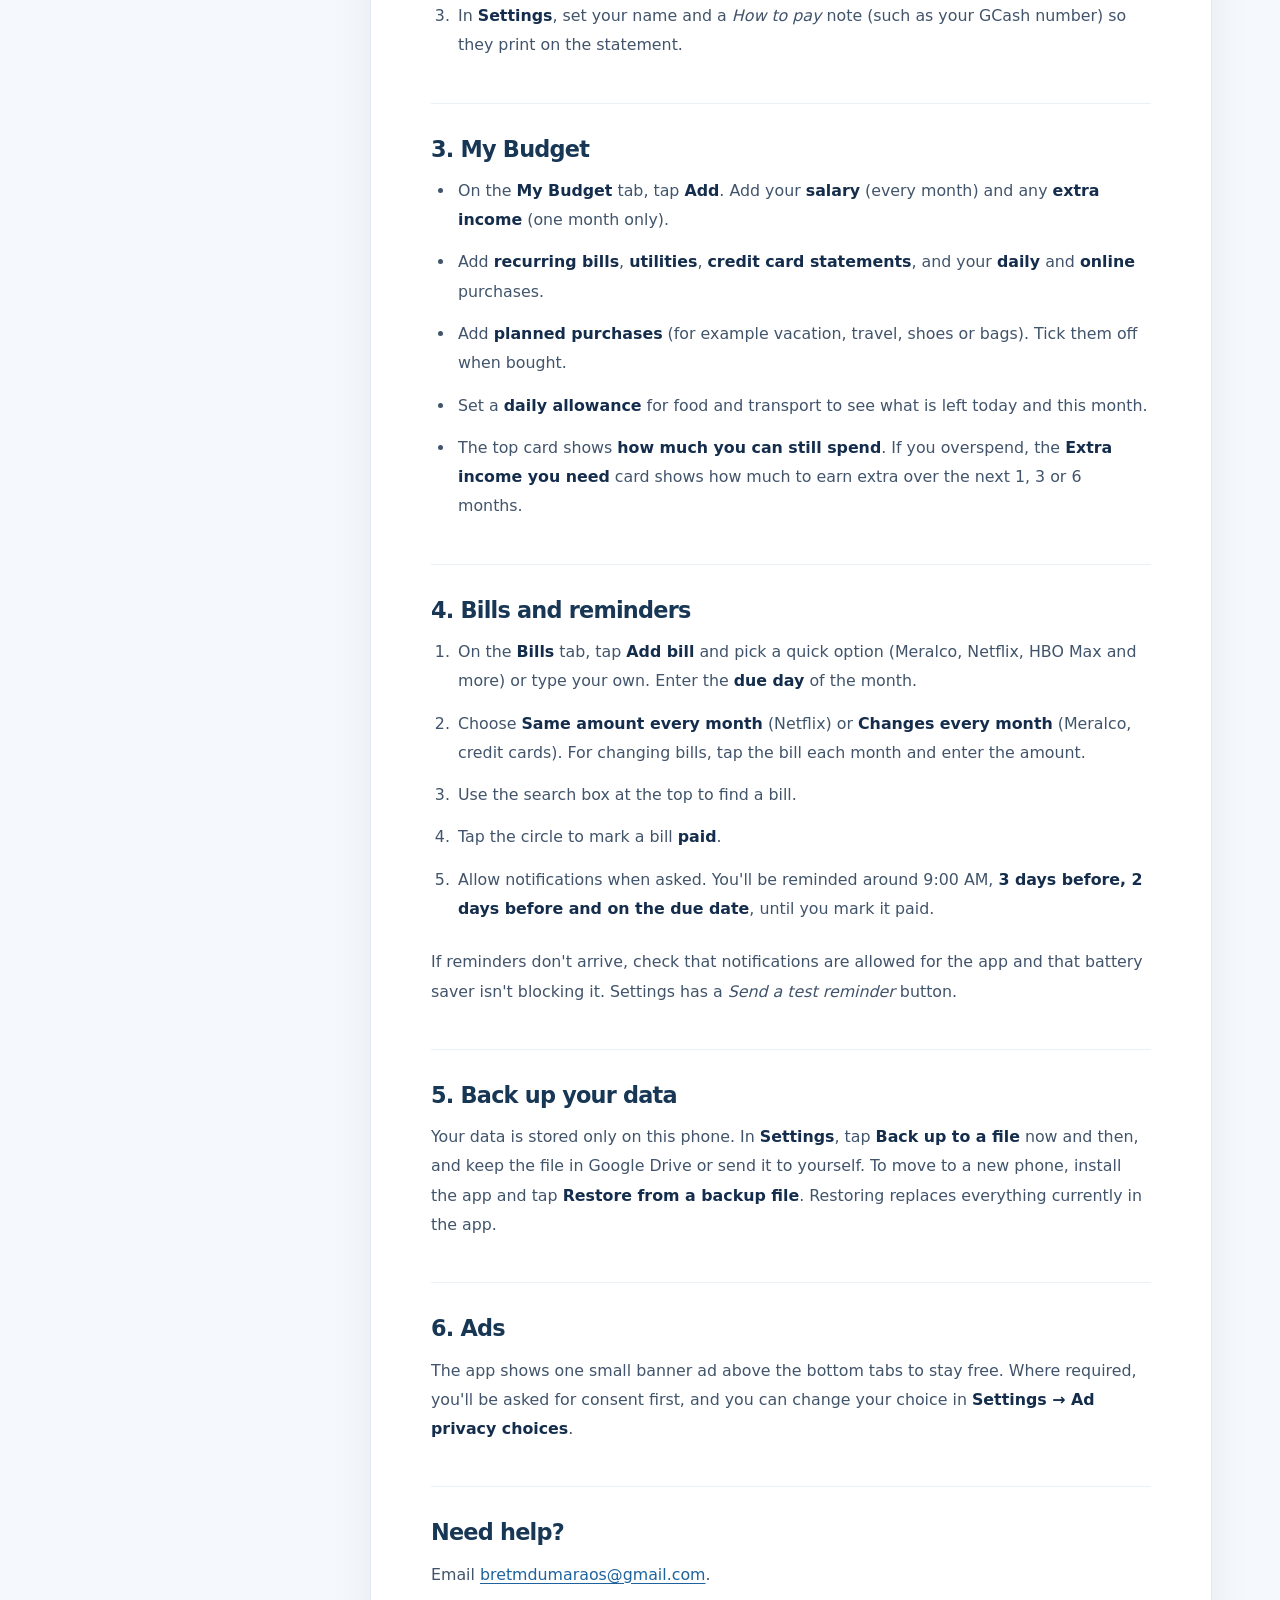
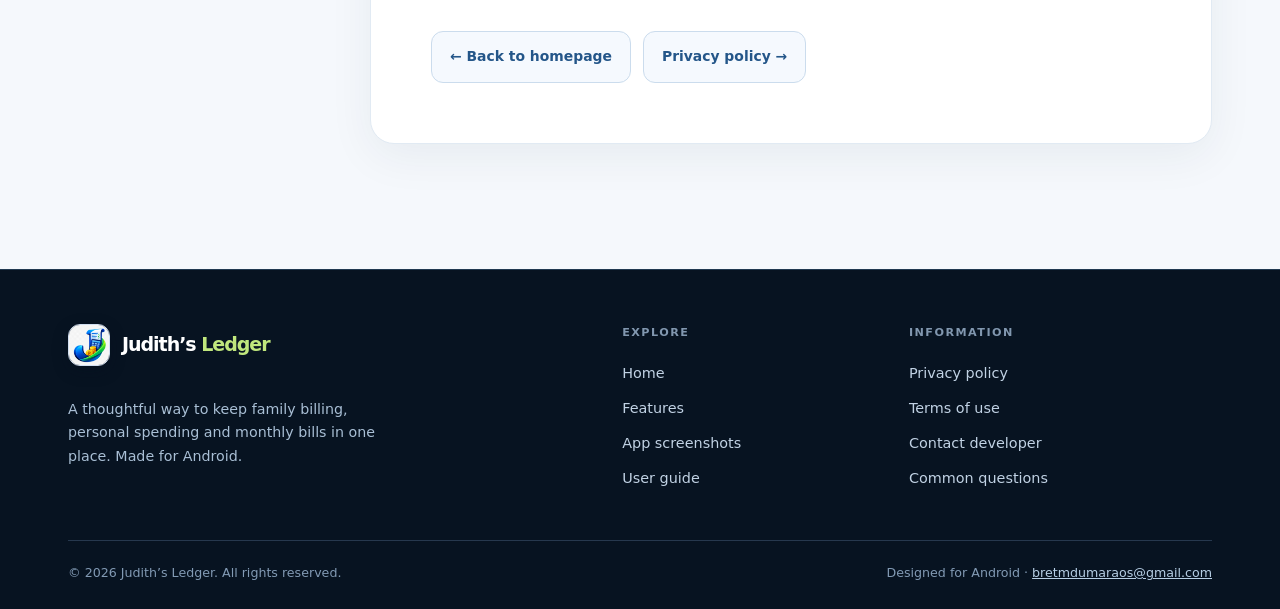
<file: user-guide.html>
<!doctype html><html lang="en"><head><meta charset="utf-8"><meta name="viewport" content="width=device-width, initial-scale=1"><meta name="theme-color" content="#081321"><meta name="description" content="Step-by-step help for family accounts, PDF statements, My Budget, bills and reminders."><meta property="og:type" content="website"><meta property="og:title" content="User Guide | Judith’s Ledger"><meta property="og:description" content="Step-by-step help for family accounts, PDF statements, My Budget, bills and reminders."><meta property="og:image" content="assets/social-preview.jpg"><meta name="twitter:card" content="summary_large_image"><title>User Guide | Judith’s Ledger</title><link rel="icon" type="image/png" href="assets/favicon.png"><link rel="stylesheet" href="assets/styles.css"><script defer src="assets/site.js"></script></head><body><a class="skip-link" href="#main">Skip to main content</a>
<header class="site-header"><div class="container header-inner">
<a href="index.html" class="brand" aria-label="Judith’s Ledger homepage"><img class="brand-logo" src="assets/judiths-ledger-logo.webp" alt="" width="42" height="42"><span>Judith’s <span>Ledger</span></span></a>
<button class="menu-toggle" aria-controls="main-nav" aria-expanded="false" aria-label="Toggle navigation">☰</button>
<nav id="main-nav" class="site-nav" aria-label="Main navigation"><a href="index.html">Home</a><a href="index.html#features">Features</a><a href="index.html#screenshots">Screenshots</a><a href="user-guide.html" aria-current="page" class="nav-cta">User guide</a><a href="privacy.html">Privacy</a><a href="terms.html">Terms</a></nav></div></header><main id="main"><section class="page-head"><div class="container"><div class="eyebrow">User guide</div><h1>Get the most from your ledger.</h1><p>Step-by-step help for family accounts, PDF statements, My Budget, bills and reminders.</p><div class="page-meta">Official Judith’s Ledger app documentation</div></div></section><section class="document-section"><div class="container document-layout"><aside class="toc-box" aria-label="On this page"><h2>On this page</h2><nav class="toc-links"><a href="#section-1">1. Family accounts</a><a href="#section-2">2. PDF statements</a><a href="#section-3">3. My Budget</a><a href="#section-4">4. Bills and reminders</a><a href="#section-5">5. Back up your data</a><a href="#section-6">6. Ads</a><a href="#section-7">Need help?</a></nav><div class="guide-assist"><img src="assets/family-overview.webp" alt="Family tracking view in Judith’s Ledger" loading="lazy"><div>Prefer to learn visually? Explore the <a href="index.html#screenshots">app screenshots</a>.</div></div></aside><article class="document-body"><div class="doc-note"><strong>Quick tip:</strong> Use the guide links to jump straight to Family, My Budget, Bills, PDFs and backups.</div>


<div class="document-callout"><strong>The app has three tabs</strong> at the bottom: <strong>Family</strong>, <strong>My Budget</strong> and <strong>Bills</strong>. Settings is the gear icon on the Family tab.</div>
<h2 id="section-1">1. Family accounts</h2>
<ol>
<li>On the <strong>Family</strong> tab, tap <strong>Add person</strong> and add a person (for example your sister) and her payment due day.</li>
<li>Open her account and tap <strong>Add charge</strong>. Choose what kind of charge it is:
<ul>
<li><strong>Installment purchase</strong>: enter the price, number of months and interest. The app works out the monthly bill.</li>
<li><strong>Loan</strong>: enter the amount, months and interest.</li>
<li><strong>Fixed monthly</strong>: you set the monthly amount and number of months.</li>
<li><strong>One-time or split bill</strong>: enter the amount, or the whole bill and the number of people. It goes on next month's statement by default.</li>
<li><strong>Utility bill</strong> (such as electric): enter the amount each month, since it changes.</li>
</ul></li>
<li>Recurring charges appear on every monthly statement automatically until the last term, for example 36 of 36.</li>
<li>When she pays, record it in the <strong>Payments</strong> tab of her account. Anything unpaid carries over as <em>previous balance</em>.</li>
</ol>
<h2 id="section-2">2. PDF statements</h2>
<ol>
<li>Open an account and choose the month.</li>
<li>Tap the PDF icon at the top of the account screen. The statement is saved in <strong>Downloads/JudithsLedger</strong> and can be shared by Messenger, Viber or email.</li>
<li>In <strong>Settings</strong>, set your name and a <em>How to pay</em> note (such as your GCash number) so they print on the statement.</li>
</ol>
<h2 id="section-3">3. My Budget</h2>
<ul>
<li>On the <strong>My Budget</strong> tab, tap <strong>Add</strong>. Add your <strong>salary</strong> (every month) and any <strong>extra income</strong> (one month only).</li>
<li>Add <strong>recurring bills</strong>, <strong>utilities</strong>, <strong>credit card statements</strong>, and your <strong>daily</strong> and <strong>online</strong> purchases.</li>
<li>Add <strong>planned purchases</strong> (for example vacation, travel, shoes or bags). Tick them off when bought.</li>
<li>Set a <strong>daily allowance</strong> for food and transport to see what is left today and this month.</li>
<li>The top card shows <strong>how much you can still spend</strong>. If you overspend, the <strong>Extra income you need</strong> card shows how much to earn extra over the next 1, 3 or 6 months.</li>
</ul>
<h2 id="section-4">4. Bills and reminders</h2>
<ol>
<li>On the <strong>Bills</strong> tab, tap <strong>Add bill</strong> and pick a quick option (Meralco, Netflix, HBO Max and more) or type your own. Enter the <strong>due day</strong> of the month.</li>
<li>Choose <strong>Same amount every month</strong> (Netflix) or <strong>Changes every month</strong> (Meralco, credit cards). For changing bills, tap the bill each month and enter the amount.</li>
<li>Use the search box at the top to find a bill.</li>
<li>Tap the circle to mark a bill <strong>paid</strong>.</li>
<li>Allow notifications when asked. You'll be reminded around 9:00 AM, <strong>3 days before, 2 days before and on the due date</strong>, until you mark it paid.</li>
</ol>
<p class="mut">If reminders don't arrive, check that notifications are allowed for the app and that battery saver isn't blocking it. Settings has a <em>Send a test reminder</em> button.</p>
<h2 id="section-5">5. Back up your data</h2>
<p>Your data is stored only on this phone. In <strong>Settings</strong>, tap <strong>Back up to a file</strong> now and then, and keep the file in Google Drive or send it to yourself. To move to a new phone, install the app and tap <strong>Restore from a backup file</strong>. Restoring replaces everything currently in the app.</p>
<h2 id="section-6">6. Ads</h2>
<p>The app shows one small banner ad above the bottom tabs to stay free. Where required, you'll be asked for consent first, and you can change your choice in <strong>Settings → Ad privacy choices</strong>.</p>
<h2 id="section-7">Need help?</h2>
<p>Email <a href="mailto:bretmdumaraos@gmail.com">bretmdumaraos@gmail.com</a>.</p>
<div class="page-links"><a href="index.html">← Back to homepage</a><a href="privacy.html">Privacy policy →</a></div></article></div></section></main><footer class="site-footer"><div class="container"><div class="footer-grid">
<div><a href="index.html" class="brand"><img class="brand-logo" src="assets/judiths-ledger-logo.webp" alt="" width="42" height="42"><span>Judith’s <span>Ledger</span></span></a><p class="footer-about">A thoughtful way to keep family billing, personal spending and monthly bills in one place. Made for Android.</p></div>
<div><div class="footer-label">Explore</div><div class="footer-links"><a href="index.html">Home</a><a href="index.html#features">Features</a><a href="index.html#screenshots">App screenshots</a><a href="user-guide.html">User guide</a></div></div>
<div><div class="footer-label">Information</div><div class="footer-links"><a href="privacy.html">Privacy policy</a><a href="terms.html">Terms of use</a><a href="mailto:bretmdumaraos@gmail.com">Contact developer</a><a href="index.html#faq">Common questions</a></div></div>
</div><div class="footer-bottom"><span>© 2026 Judith’s Ledger. All rights reserved.</span><span>Designed for Android · <a href="mailto:bretmdumaraos@gmail.com">bretmdumaraos@gmail.com</a></span></div></div></footer></body></html>
</file>
<file: assets/styles.css>
/* Judith's Ledger — standalone GitHub Pages website */
:root{--bg:#081321;--bg2:#0b1a2e;--panel:#101f34;--surface:#f8fafc;--surface2:#eef3f9;--white:#fff;--navy:#132846;--text:#15253d;--muted:#687890;--line:#e1e9f1;--soft:#a9c1e4;--blue:#90bbed;--lime:#c0e77d;--radius:24px;--shadow:0 23px 65px rgba(7,23,43,.10)}
*{box-sizing:border-box}html{scroll-behavior:smooth;scroll-padding-top:110px}body{margin:0;background:var(--surface);color:var(--text);font-family:Inter,ui-sans-serif,system-ui,-apple-system,"Segoe UI",Arial,sans-serif;line-height:1.65;-webkit-font-smoothing:antialiased}a{color:inherit}img{max-width:100%;height:auto}button{font:inherit}button,a{ -webkit-tap-highlight-color:transparent }button:focus-visible,a:focus-visible,summary:focus-visible{outline:3px solid #66baff;outline-offset:4px}::selection{background:#c0e77d;color:#09203c}.container{max-width:1200px;margin-inline:auto;padding-inline:28px}.skip-link{position:absolute;z-index:100;left:12px;top:-60px;background:#fff;padding:12px 18px;border-radius:12px;color:#132846}.skip-link:focus{top:12px}.site-header{position:sticky;top:0;z-index:70;background:rgba(8,19,33,.94);border-bottom:1px solid rgba(178,199,238,.11);backdrop-filter:blur(18px)}.header-inner{height:82px;display:flex;align-items:center;justify-content:space-between;gap:28px}.brand{display:inline-flex;align-items:center;gap:12px;text-decoration:none;flex-shrink:0;color:white;font-weight:800;font-size:1.19rem;letter-spacing:-.055em}.brand-mark{width:42px;height:42px;background:linear-gradient(145deg,#8fbcff,#bedf90);color:#0a2040;border-radius:13px;display:grid;place-items:center;font-weight:900;font-size:29px;letter-spacing:-.12em;padding-right:4px;box-shadow:0 5px 15px #172c55}.brand span span{color:var(--lime)}.site-nav{display:flex;align-items:center;gap:30px}.site-nav a{color:#bbc9dc;text-decoration:none;font-size:.89rem;font-weight:650;transition:color .2s}.site-nav a:hover,.site-nav a[aria-current="page"]{color:#fff}.site-nav .nav-cta{padding:11px 18px;color:#07172b;background:var(--lime);border-radius:999px}.site-nav .nav-cta:hover{color:#07172b;background:#d6f4a3}.menu-toggle{display:none;border:1px solid #34445e;border-radius:11px;background:#11233a;color:white;padding:9px 12px;cursor:pointer}
.eyebrow{display:inline-flex;align-items:center;gap:10px;text-transform:uppercase;letter-spacing:.18em;font-size:.71rem;font-weight:800;color:#96badb}.eyebrow:before{content:'';width:18px;height:3px;border-radius:3px;background:var(--lime)}.hero{position:relative;overflow:hidden;isolation:isolate;background:radial-gradient(circle at 72% 25%,#193a62 0%,transparent 38%),radial-gradient(circle at 5% 70%,#102b4b,transparent 40%),#081321;color:#fff}.hero:before{content:'';position:absolute;inset:0;opacity:.13;background-image:linear-gradient(#8ab4ef14 1px,transparent 1px),linear-gradient(90deg,#8ab4ef14 1px,transparent 1px);background-size:38px 38px;pointer-events:none}.hero-grid{min-height:710px;display:grid;grid-template-columns:minmax(0,1.02fr) minmax(0,.98fr);align-items:center;gap:18px;padding-top:57px;padding-bottom:56px}.hero-copy{position:relative;z-index:2}.hero h1{font-size:clamp(3rem,5.8vw,5.6rem);line-height:1.055;letter-spacing:-.07em;margin:25px 0 22px;font-weight:850;max-width:680px}.hero h1 em{font-style:normal;color:var(--lime)}.hero-lead{font-size:1.16rem;color:#bfd0e8;line-height:1.8;max-width:550px;margin:0 0 31px}.hero-actions{display:flex;flex-wrap:wrap;gap:12px}.btn{display:inline-flex;align-items:center;justify-content:center;gap:12px;text-decoration:none;font-weight:780;font-size:.91rem;min-height:52px;padding:12px 22px;border:1px solid transparent;border-radius:13px;transition:transform .2s,background .2s,border-color .2s;cursor:pointer}.btn:hover{transform:translateY(-2px)}.btn-primary{background:var(--lime);color:#0b233a}.btn-primary:hover{background:#d7f5a1}.btn-outline{color:#f5faff;border-color:#4e6580;background:rgba(255,255,255,.04)}.btn-outline:hover{background:#1f3650}.btn-dark{background:#102b4b;color:white}.hero-note{display:flex;flex-wrap:wrap;align-items:center;gap:9px;margin-top:27px;color:#92a8c6;font-size:.83rem}.note-dot{width:7px;height:7px;border-radius:50%;background:#c0e77d}.note-divider{height:4px;width:4px;background:#5b7191;border-radius:50%;margin:0 6px}.phone-stage{position:relative;height:610px;max-width:600px;margin:auto;width:100%;perspective:1100px}.orb{position:absolute;inset:15% 1% 3%;border-radius:50%;background:radial-gradient(circle,#4776b362 0%,#345a8a16 44%,transparent 68%);filter:blur(2px)}.phone{position:absolute;background:#070a10;border:7px solid #233752;border-radius:38px;padding:4px;overflow:hidden;box-shadow:0 30px 75px #0008,0 0 0 1px #55739f33}.phone img{height:100%;width:100%;object-fit:cover;object-position:top center;border-radius:26px;display:block}.phone-main{width:255px;height:550px;left:calc(50% - 127px);top:27px;z-index:3;transform:rotate(-4deg);border-color:#446b96}.phone-left{width:189px;height:423px;left:3%;top:114px;z-index:2;transform:rotate(-13deg);opacity:.88}.phone-right{width:189px;height:423px;right:0;top:104px;z-index:1;transform:rotate(12deg);opacity:.88}.float-chip{position:absolute;z-index:5;background:#e9f6d7;border:1px solid white;color:#0e2a41;padding:11px 16px;border-radius:17px;box-shadow:0 13px 34px #0006;display:flex;align-items:center;gap:10px;font-size:.85rem;font-weight:800}.float-chip.one{top:16px;right:10px}.float-chip.two{bottom:19px;left:5px;background:#e1efff}.pill-dot{border-radius:50%;background:#3aa868;width:11px;height:11px}.trust-strip{background:#0c1d30;border-top:1px solid #2f4254;border-bottom:1px solid #2f4254}.trust-inner{display:flex;justify-content:center;flex-wrap:wrap;gap:20px 62px;padding-block:18px;color:#cbdbec;font-size:.83rem;font-weight:680}.trust-inner span{display:flex;align-items:center;gap:10px}.trust-inner svg{height:18px;width:18px;stroke:var(--lime);stroke-width:2;fill:none;stroke-linecap:round;stroke-linejoin:round}
.section{padding-block:106px}.section-head{max-width:700px;margin-bottom:48px}.section-head h2,.spotlight-copy h2,.privacy-inner h2,.cta-panel h2{font-size:clamp(2rem,3.6vw,3.55rem);line-height:1.15;letter-spacing:-.065em;margin:16px 0}.section-head p,.spotlight-copy p,.privacy-inner p{color:#64748b;font-size:1.05rem;line-height:1.8;max-width:650px}.section-head.center{text-align:center;margin:0 auto 48px}.section-head.center p{margin-inline:auto}.section-head .eyebrow,.spotlight-copy .eyebrow,.privacy-inner .eyebrow{color:#345f8b}.feature-grid{display:grid;grid-template-columns:repeat(3,minmax(0,1fr));gap:20px}.feature-card{background:#fff;border:1px solid #e3ebf3;border-radius:25px;padding:29px 27px;box-shadow:0 8px 32px #122c4510;transition:transform .2s,box-shadow .2s}.feature-card:hover{transform:translateY(-5px);box-shadow:0 20px 36px #122c4518}.feature-icon{width:54px;height:54px;border-radius:17px;display:grid;place-items:center;background:#e9f1fc;color:#24518a;font-size:1.55rem;margin-bottom:21px}.feature-card:nth-child(2) .feature-icon{background:#eff8e5;color:#527d24}.feature-card:nth-child(3) .feature-icon{background:#eeeefb;color:#605cb0}.feature-card h3{font-size:1.18rem;letter-spacing:-.035em;margin:0 0 9px}.feature-card p{color:#64748b;font-size:.91rem;margin:0}.feature-card .mini-link{margin-top:20px;display:inline-flex;font-size:.82rem;font-weight:800;color:#315d90;text-decoration:none}.band{background:#edf3fa}.spotlight{display:grid;grid-template-columns:1fr 1fr;align-items:center;gap:min(8vw,100px)}.spotlight.reverse .spotlight-visual{order:2}.spotlight-copy h2{max-width:540px}.spotlight-copy ul{margin:25px 0 30px;padding:0;list-style:none;display:grid;gap:15px;color:#3a4c63}.spotlight-copy li{display:flex;align-items:flex-start;gap:12px}.spotlight-copy li:before{content:'✓';color:#527e21;background:#e3f5ce;border-radius:50%;width:25px;height:25px;flex:0 0 auto;text-align:center;font-weight:800;font-size:.89rem}.spotlight-visual{display:grid;place-items:center;position:relative;min-height:530px;overflow:hidden;border:1px solid #d2dfef;border-radius:35px;background:radial-gradient(circle at 50% 40%,#b4cceb,#eaf2fa 70%)}.spotlight-visual img{width:220px;height:492px;object-fit:cover;object-position:top;border:6px solid #111e31;border-radius:32px;box-shadow:0 25px 46px #0b1f3d3b}.spotlight-visual .visual-stamp{position:absolute;bottom:33px;right:22px;border-radius:16px;background:#fff;box-shadow:0 15px 35px #1228442a;padding:10px 16px;font-size:.79rem;color:#224a78;font-weight:800}.spotlight-visual.family-img{background:radial-gradient(circle at 46% 50%,#cdd9f9,#f5f8fb 75%)}.spotlight-visual.bills-img{background:radial-gradient(circle at 46% 50%,#a5cdea,#e9f4fb 75%)}
.gallery-wrap{background:linear-gradient(150deg,#091827,#112b4a);color:#fff;position:relative;overflow:hidden}.gallery-wrap:before{content:'';position:absolute;inset:0;background:radial-gradient(circle at 85% 10%,#366aa833,transparent 40%)}.gallery-wrap .container{position:relative}.gallery-wrap .section-head h2{color:#fff}.gallery-wrap .section-head p{color:#b4c8df}.gallery-wrap .eyebrow{color:#9bc7f2}.gallery-controls{display:flex;gap:9px;flex-wrap:wrap;margin:10px 0 25px}.filter-btn{background:#172e49;color:#c4d4e7;border:1px solid #395370;border-radius:100px;font-size:.84rem;font-weight:720;padding:10px 19px;cursor:pointer}.filter-btn:hover,.filter-btn[aria-pressed="true"]{background:#c0e77d;border-color:#c0e77d;color:#102a41}.gallery-grid{display:grid;grid-template-columns:repeat(5,minmax(0,1fr));gap:18px}.gallery-card{position:relative;border:1px solid #39536f;background:#182d45;border-radius:18px;padding:11px 11px 14px;cursor:zoom-in;text-align:left;color:white;transition:transform .2s,border-color .2s}.gallery-card:hover{transform:translateY(-7px);border-color:#8ab9e9}.gallery-card[hidden]{display:none!important}.gallery-card img{width:100%;aspect-ratio:721/1320;object-fit:cover;object-position:top center;border-radius:11px;display:block;background:#111a25}.gallery-title{display:flex;align-items:center;justify-content:space-between;padding:11px 3px 0;font-size:.82rem;font-weight:750}.gallery-arrow{color:var(--lime)}.gallery-small{font-size:.8rem;color:#a6bad3;margin:24px 0 0}.privacy-section{background:#fff}.privacy-inner{display:grid;grid-template-columns:.9fr 1.1fr;gap:85px;align-items:center}.privacy-checks{display:grid;gap:16px}.privacy-check{padding:24px;display:flex;gap:17px;border:1px solid #e5ecf3;border-radius:18px;background:#f8fbfe;align-items:flex-start}.check-icon{width:42px;height:42px;border-radius:13px;display:grid;place-items:center;flex:0 0 auto;background:#e0f0d1;color:#2d6f23;font-weight:900;font-size:1.17rem}.privacy-check h3{margin:0 0 4px;font-size:1rem}.privacy-check p{margin:0;color:#64748b;font-size:.88rem}.faq-section{background:#f3f7fb}.faqs{max-width:850px;margin-inline:auto;display:grid;gap:13px}.faq{background:#fff;border-radius:16px;border:1px solid #e0e9f2;overflow:hidden}.faq summary{cursor:pointer;padding:20px 23px;list-style:none;display:flex;justify-content:space-between;align-items:center;gap:15px;font-weight:750}.faq summary::-webkit-details-marker{display:none}.faq summary:after{content:'+';font-size:1.5rem;color:#2b6097;line-height:1}.faq[open] summary:after{content:'−'}.faq p{color:#566a80;margin:0;padding:0 23px 22px;max-width:760px;font-size:.91rem}.cta-section{background:#f3f7fb;padding:0 0 100px}.cta-panel{border-radius:32px;padding:clamp(35px,7vw,77px);background:radial-gradient(circle at 90% 10%,#27527b,#0c2440 57%);color:white;position:relative;overflow:hidden}.cta-panel h2{max-width:680px}.cta-panel h2 em{font-style:normal;color:var(--lime)}.cta-panel p{color:#b9cde3;max-width:650px;font-size:1rem;margin-bottom:28px}.cta-panel .btn{margin-right:10px;margin-bottom:10px}.site-footer{background:#071321;color:#abbfd7;border-top:1px solid #213951;padding:54px 0 25px}.footer-grid{display:grid;grid-template-columns:1.4fr .65fr .85fr;gap:55px;padding-bottom:50px}.site-footer .brand{margin-bottom:18px}.footer-about{font-size:.89rem;max-width:340px;color:#a9bfd5}.footer-label{text-transform:uppercase;font-size:.7rem;color:#8197af;font-weight:850;letter-spacing:.13em;margin-bottom:20px}.footer-links{display:grid;gap:11px}.footer-links a{font-size:.9rem;text-decoration:none;color:#c1d2e4}.footer-links a:hover{color:var(--lime)}.footer-bottom{display:flex;justify-content:space-between;flex-wrap:wrap;gap:12px;padding-top:22px;border-top:1px solid #26384e;font-size:.79rem;color:#829ab4}.footer-bottom a{color:#b6cee4}
/* Documents */
.page-head{background:radial-gradient(circle at 90% 0%,#20496f,transparent 41%),#0a1b30;color:#fff;padding:78px 0 73px}.page-head h1{font-size:clamp(2.55rem,5vw,4.8rem);letter-spacing:-.06em;line-height:1.06;margin:20px 0 15px}.page-head p{max-width:660px;color:#b9cbdf;font-size:1.03rem;margin:0}.page-meta{margin-top:20px;color:#9ab3ce;font-size:.84rem}.page-meta strong{color:var(--lime)}.document-section{padding:62px 0 125px;background:#f5f8fc}.document-layout{display:grid;grid-template-columns:260px minmax(0,1fr);gap:42px;align-items:start}.toc-box{position:sticky;top:107px;background:#fff;border:1px solid #e2eaf4;border-radius:22px;padding:25px 22px;box-shadow:0 8px 29px #10293b09;max-height:calc(100vh - 135px);overflow:auto}.toc-box h2{font-size:.79rem;text-transform:uppercase;letter-spacing:.15em;color:#526881;margin:0 0 18px}.toc-links{display:grid;gap:2px}.toc-links a{text-decoration:none;font-size:.87rem;color:#526580;line-height:1.45;padding:9px 11px;border-radius:10px}.toc-links a:hover,.toc-links a.active{color:#183d69;background:#eaf2fc}.document-body{min-width:0;background:#fff;border:1px solid #e1eaf3;border-radius:24px;box-shadow:0 12px 45px #142c4410;padding:clamp(25px,5vw,60px);font-size:.99rem;line-height:1.85;color:#41546b}.document-body h2{scroll-margin-top:112px;color:#183755;font-size:1.4rem;line-height:1.35;margin:43px 0 12px;letter-spacing:-.035em;border-top:1px solid #ebf0f5;padding-top:30px}.document-body h2:first-of-type{margin-top:6px;padding-top:0;border:0}.document-body h3{color:#183755}.document-body p{margin:0 0 18px}.document-body a{color:#1f639e;text-underline-offset:3px;word-break:break-word}.document-body ul,.document-body ol{padding-left:24px;margin:8px 0 24px}.document-body li{margin-bottom:13px;padding-left:3px}.document-body ul ul,.document-body ol ul{margin:10px 0}.document-body strong,.document-body b{color:#152d4c}.document-callout{background:#f0f6fd;border:1px solid #dce8f6;border-left:4px solid #6c9fcc;padding:23px 27px;border-radius:14px;margin:18px 0 30px}.document-callout strong{color:#153b62}.doc-note{background:#f0f7e9;border:1px solid #deedcc;border-radius:16px;padding:20px 22px;margin:0 0 30px;color:#2a4937;font-size:.88rem}.guide-assist{margin-top:25px;border-radius:17px;overflow:hidden;background:#ecf3fa;border:1px solid #dce6f1}.guide-assist img{width:100%;display:block;max-height:280px;object-fit:cover;object-position:top center}.guide-assist div{padding:15px 18px;font-size:.82rem;color:#52677c}.page-links{display:flex;flex-wrap:wrap;gap:12px;margin-top:42px}.page-links a{display:inline-flex;text-decoration:none;border-radius:12px;border:1px solid #cbdced;background:#f5f9fe;color:#245689;font-weight:750;font-size:.87rem;padding:12px 18px}.page-links a:hover{background:#eaf2fc}
/* Modal */
.lightbox{border:0;padding:0;width:min(90vw,560px);max-height:92vh;border-radius:20px;background:#111b2a;color:white;box-shadow:0 30px 100px #000a;overflow:hidden}.lightbox::backdrop{background:#030b14e8;backdrop-filter:blur(12px)}.lightbox-top{display:flex;align-items:center;justify-content:space-between;gap:15px;padding:12px 18px;background:#111e31;border-bottom:1px solid #2a425a}.lightbox-top span{font-size:.88rem;font-weight:750}.lightbox-top button{background:transparent;border:1px solid #52657a;color:white;width:34px;height:34px;border-radius:10px;cursor:pointer}.lightbox img{display:block;max-height:calc(92vh - 65px);width:100%;object-fit:contain;object-position:center;background:#070d14}.lightbox-nav{display:flex;gap:10px}.lightbox-nav button{width:38px;height:34px;border-radius:10px;background:#203c5b;border:1px solid #3c5d79;color:white;cursor:pointer}
@media(max-width:1050px){.gallery-grid{grid-template-columns:repeat(4,1fr)}.phone-stage{transform:scale(.88);transform-origin:center}.hero-grid{min-height:665px}}@media(max-width:820px){.hero-grid{grid-template-columns:1fr;min-height:auto;padding:70px 28px 10px;gap:12px}.hero-copy{max-width:680px}.hero h1{max-width:670px}.phone-stage{height:490px;transform:scale(.79);margin-top:-48px;margin-bottom:-35px}.feature-grid{grid-template-columns:repeat(2,1fr)}.spotlight{gap:35px}.spotlight-visual{min-height:430px}.spotlight-visual img{height:389px;width:175px}.gallery-grid{grid-template-columns:repeat(3,1fr)}.document-layout{grid-template-columns:1fr}.toc-box{position:relative;top:auto;max-height:none}.toc-links{display:flex;flex-wrap:wrap}.toc-links a{padding:7px 11px}.privacy-inner{gap:35px}}@media(max-width:650px){.container{padding-inline:20px}.header-inner{height:70px}.brand{font-size:1.07rem}.brand-mark{width:38px;height:38px}.menu-toggle{display:inline-flex}.site-nav{display:none;position:absolute;top:70px;left:0;right:0;background:#0b1b2f;border-bottom:1px solid #30445f;padding:13px 20px 20px;flex-direction:column;align-items:stretch;gap:0}.site-nav.open{display:flex}.site-nav a{padding:13px 8px}.site-nav .nav-cta{text-align:center;padding:13px;margin-top:5px}.hero-grid{padding:58px 20px 0}.hero h1{font-size:clamp(2.95rem,10.4vw,4.3rem);margin:20px 0 17px}.hero-lead{font-size:1rem}.hero-actions .btn{flex:1;min-width:150px;padding-inline:15px}.hero-note{font-size:.76rem}.phone-stage{width:100%;height:610px;transform:scale(.65);margin-top:-80px;margin-bottom:-105px;min-width:550px;left:50%;margin-left:-275px}.hero{overflow:hidden}.trust-inner{justify-content:flex-start;gap:13px 27px;padding-block:20px}.section{padding-block:72px}.section-head{margin-bottom:32px}.section-head h2,.spotlight-copy h2,.privacy-inner h2{font-size:2.25rem}.feature-grid{grid-template-columns:1fr;gap:12px}.feature-card{padding:23px}.spotlight{grid-template-columns:1fr;gap:24px}.spotlight.reverse .spotlight-visual{order:0}.spotlight-visual{min-height:410px}.spotlight-visual img{width:170px;height:380px}.spotlight-copy{padding-top:6px}.gallery-grid{grid-template-columns:repeat(2,minmax(0,1fr));gap:11px}.gallery-card{padding:7px 7px 10px;border-radius:13px}.gallery-card img{border-radius:7px}.gallery-title{font-size:.71rem}.gallery-controls{gap:7px}.filter-btn{padding:8px 13px;font-size:.78rem}.privacy-inner{grid-template-columns:1fr}.privacy-check{padding:18px}.cta-panel{border-radius:20px;padding:32px 24px}.footer-grid{grid-template-columns:1fr 1fr;gap:32px}.footer-grid>div:first-child{grid-column:1/-1}.site-footer{padding-top:45px}.page-head{padding:57px 0 55px}.document-section{padding:26px 0 70px}.document-layout{gap:17px}.document-body{padding:25px 21px;font-size:.93rem;line-height:1.8}.toc-box{padding:20px}.document-body h2{font-size:1.24rem}.lightbox{width:94vw}}@media(max-width:360px){.hero h1{font-size:2.65rem}.hero-actions{flex-direction:column}.gallery-title{font-size:.65rem}.brand{font-size:.94rem}}@media(prefers-reduced-motion:reduce){html{scroll-behavior:auto}*,*:before,*:after{animation:none!important;transition:none!important}}

.brand-logo{display:block;width:42px;height:42px;object-fit:cover;border-radius:12px;background:#f7faff;border:1px solid #d1def0;box-shadow:0 5px 16px #050e1d55;flex:0 0 auto}@media(max-width:650px){.brand-logo{width:38px;height:38px}}
</file>
